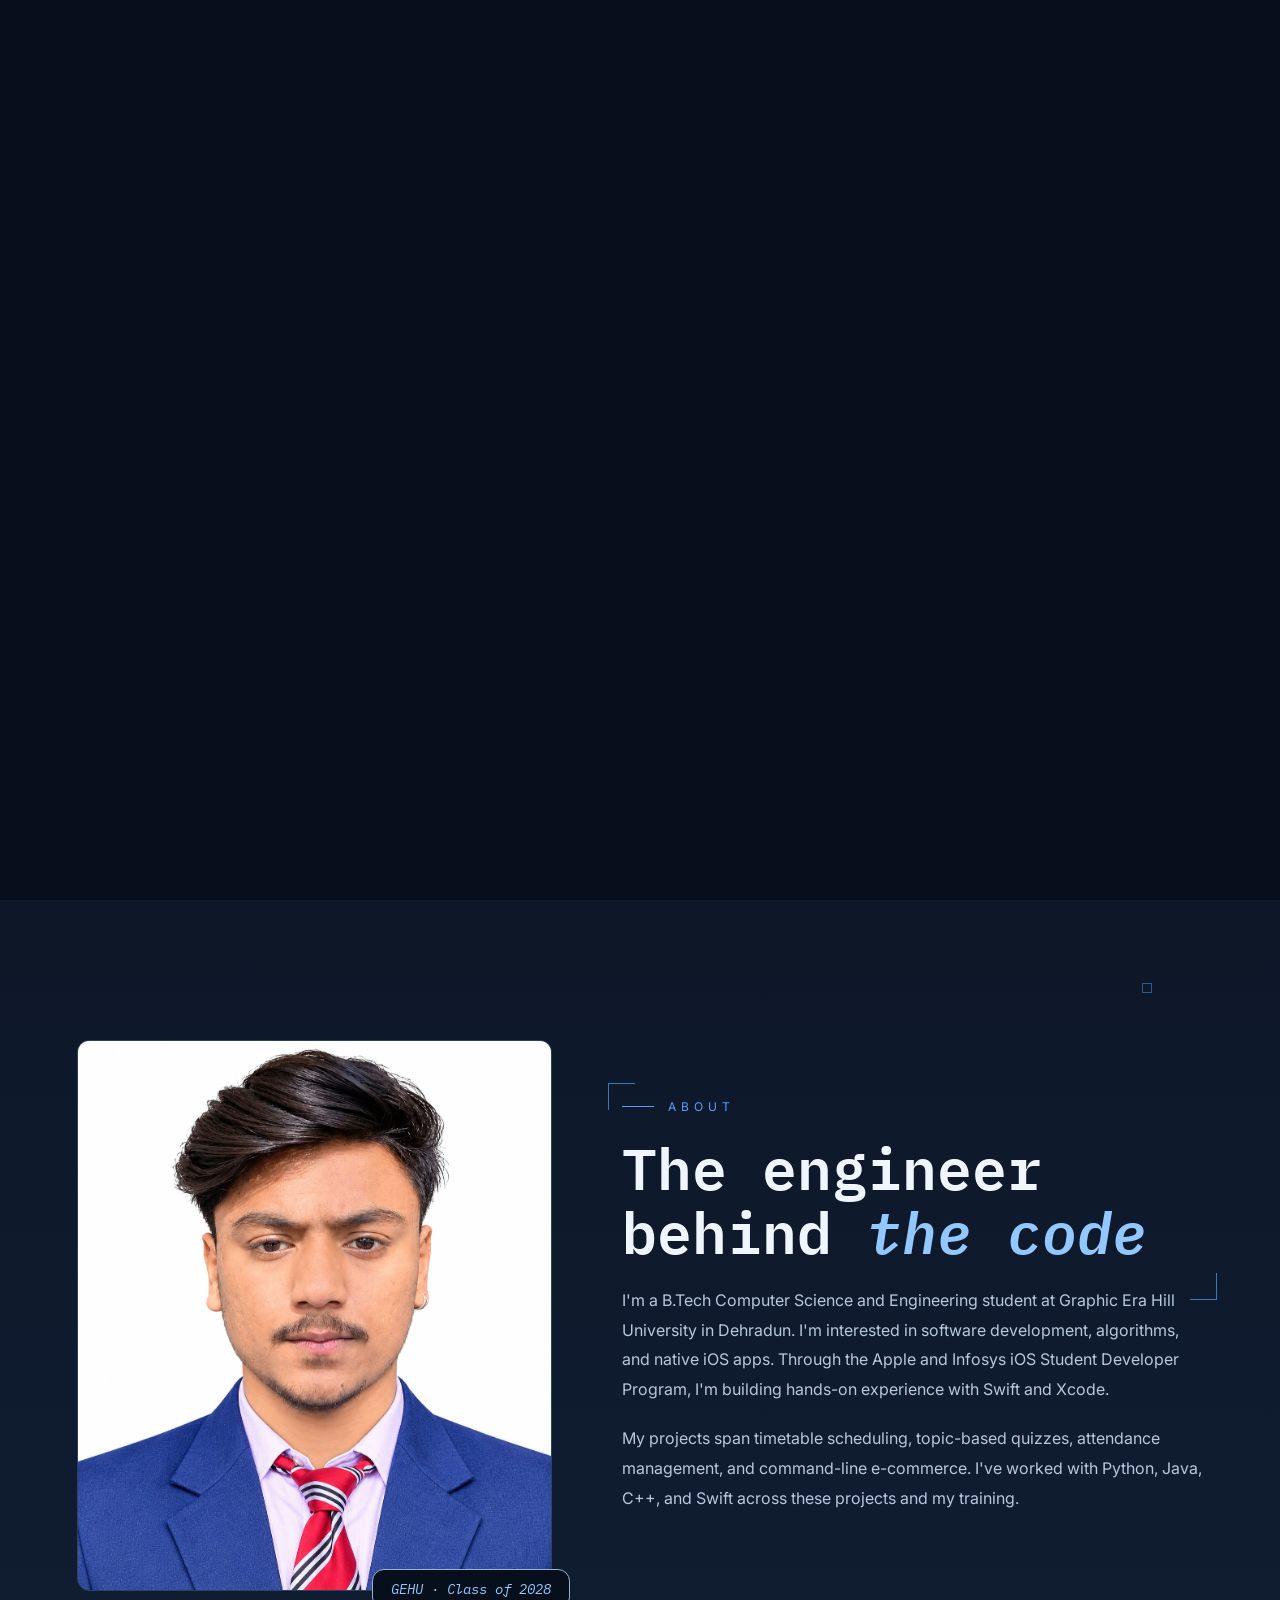
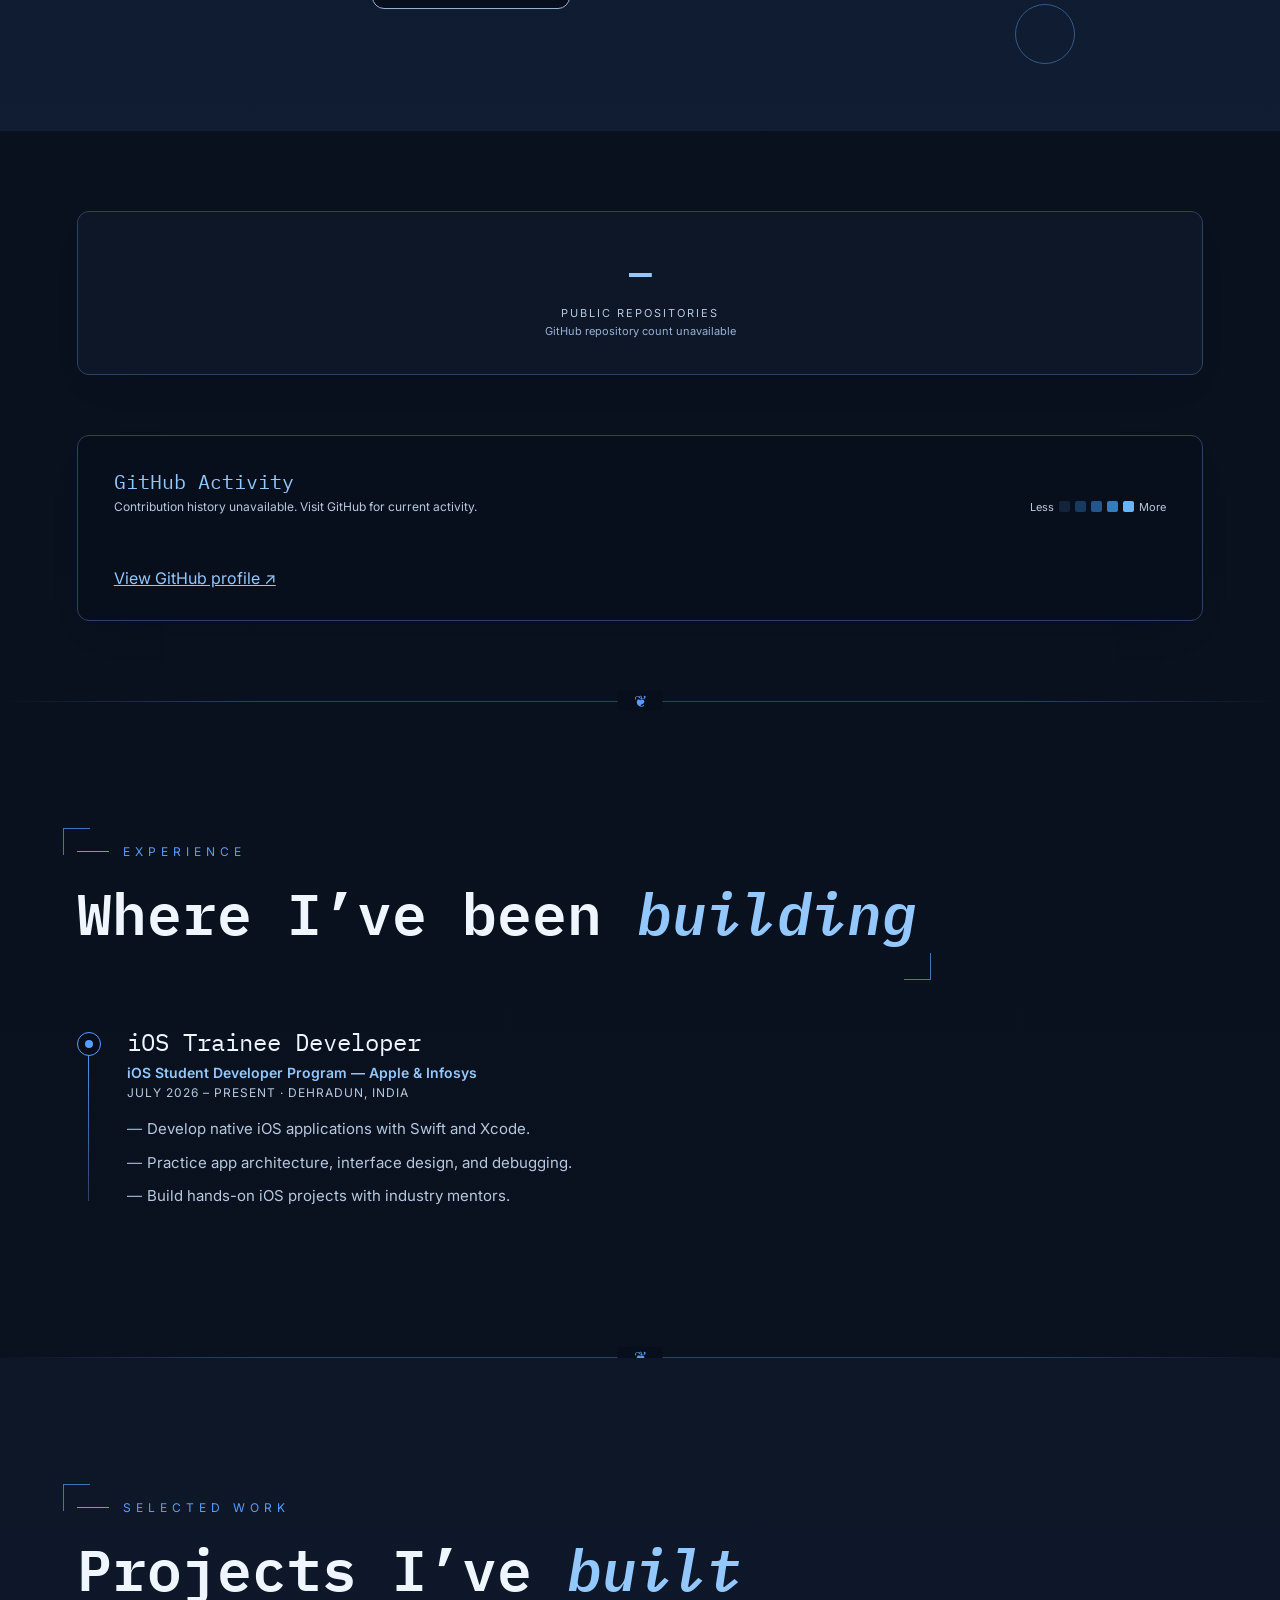
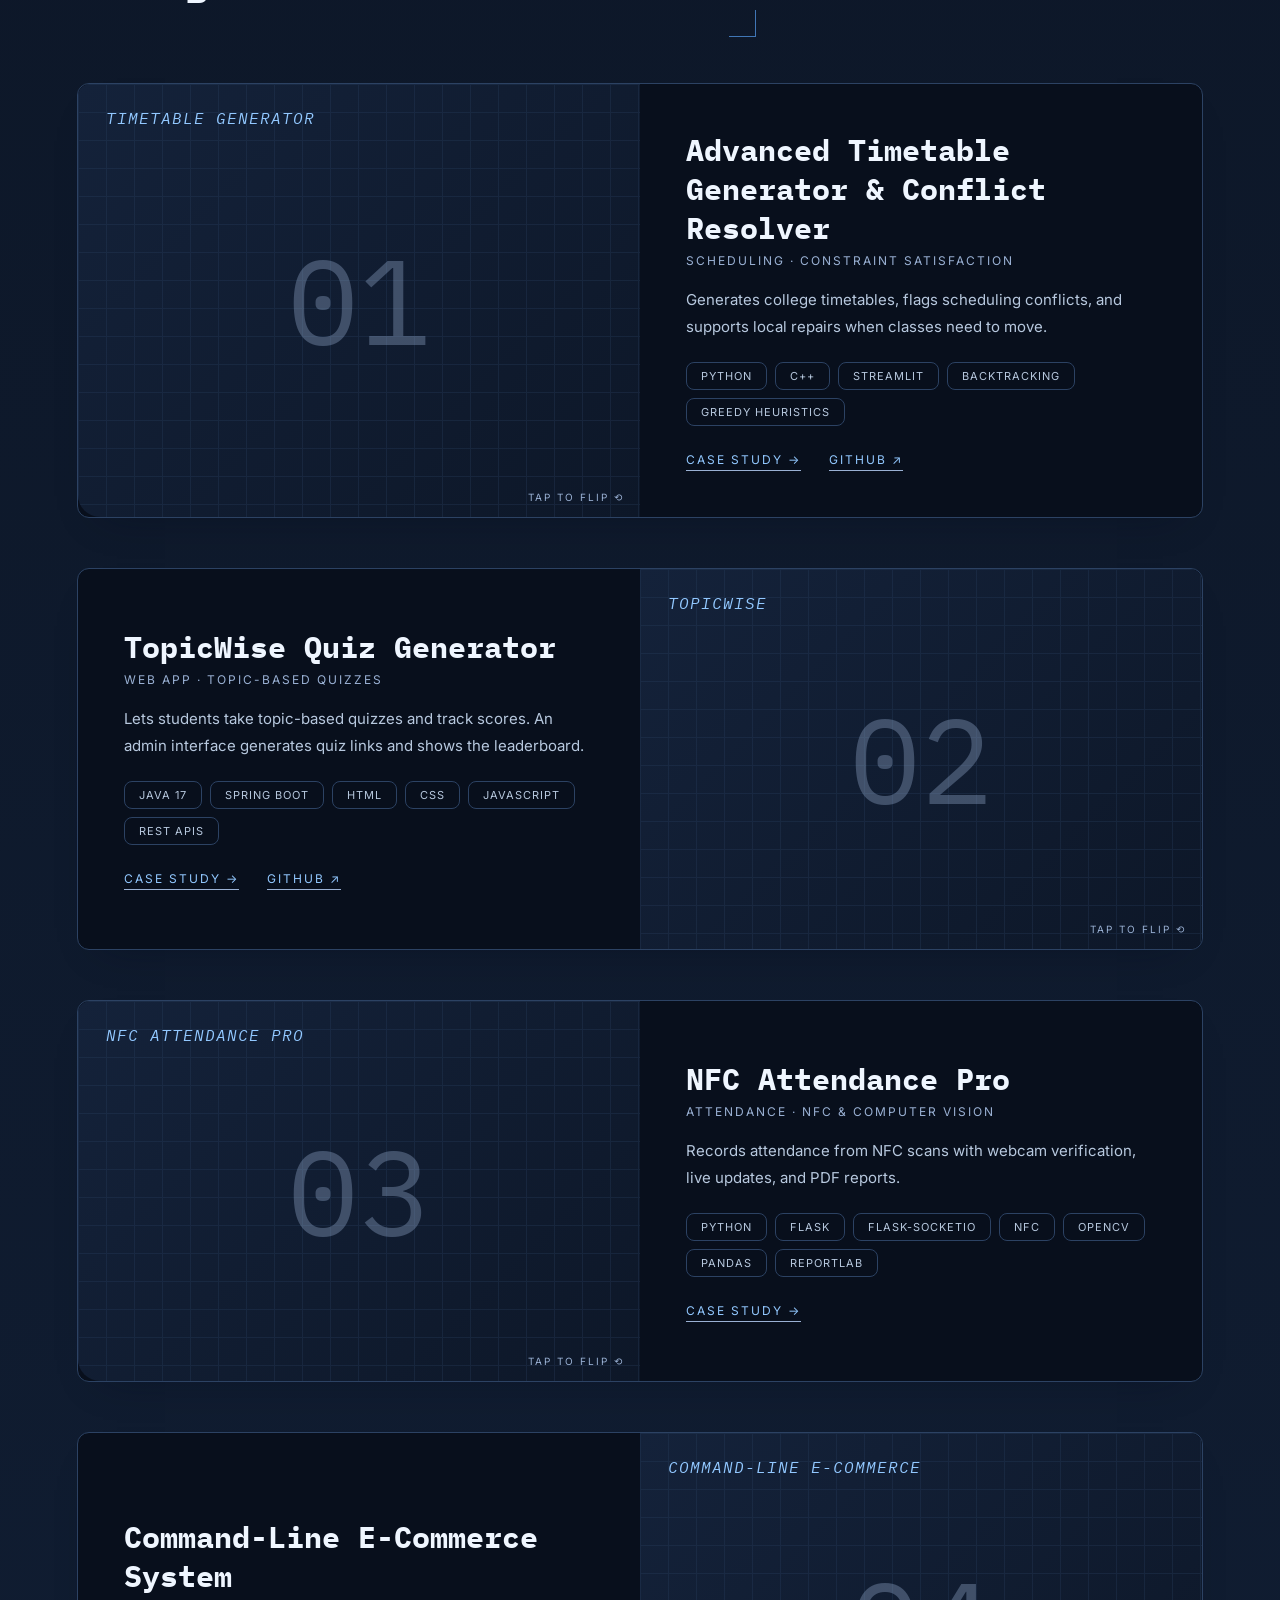
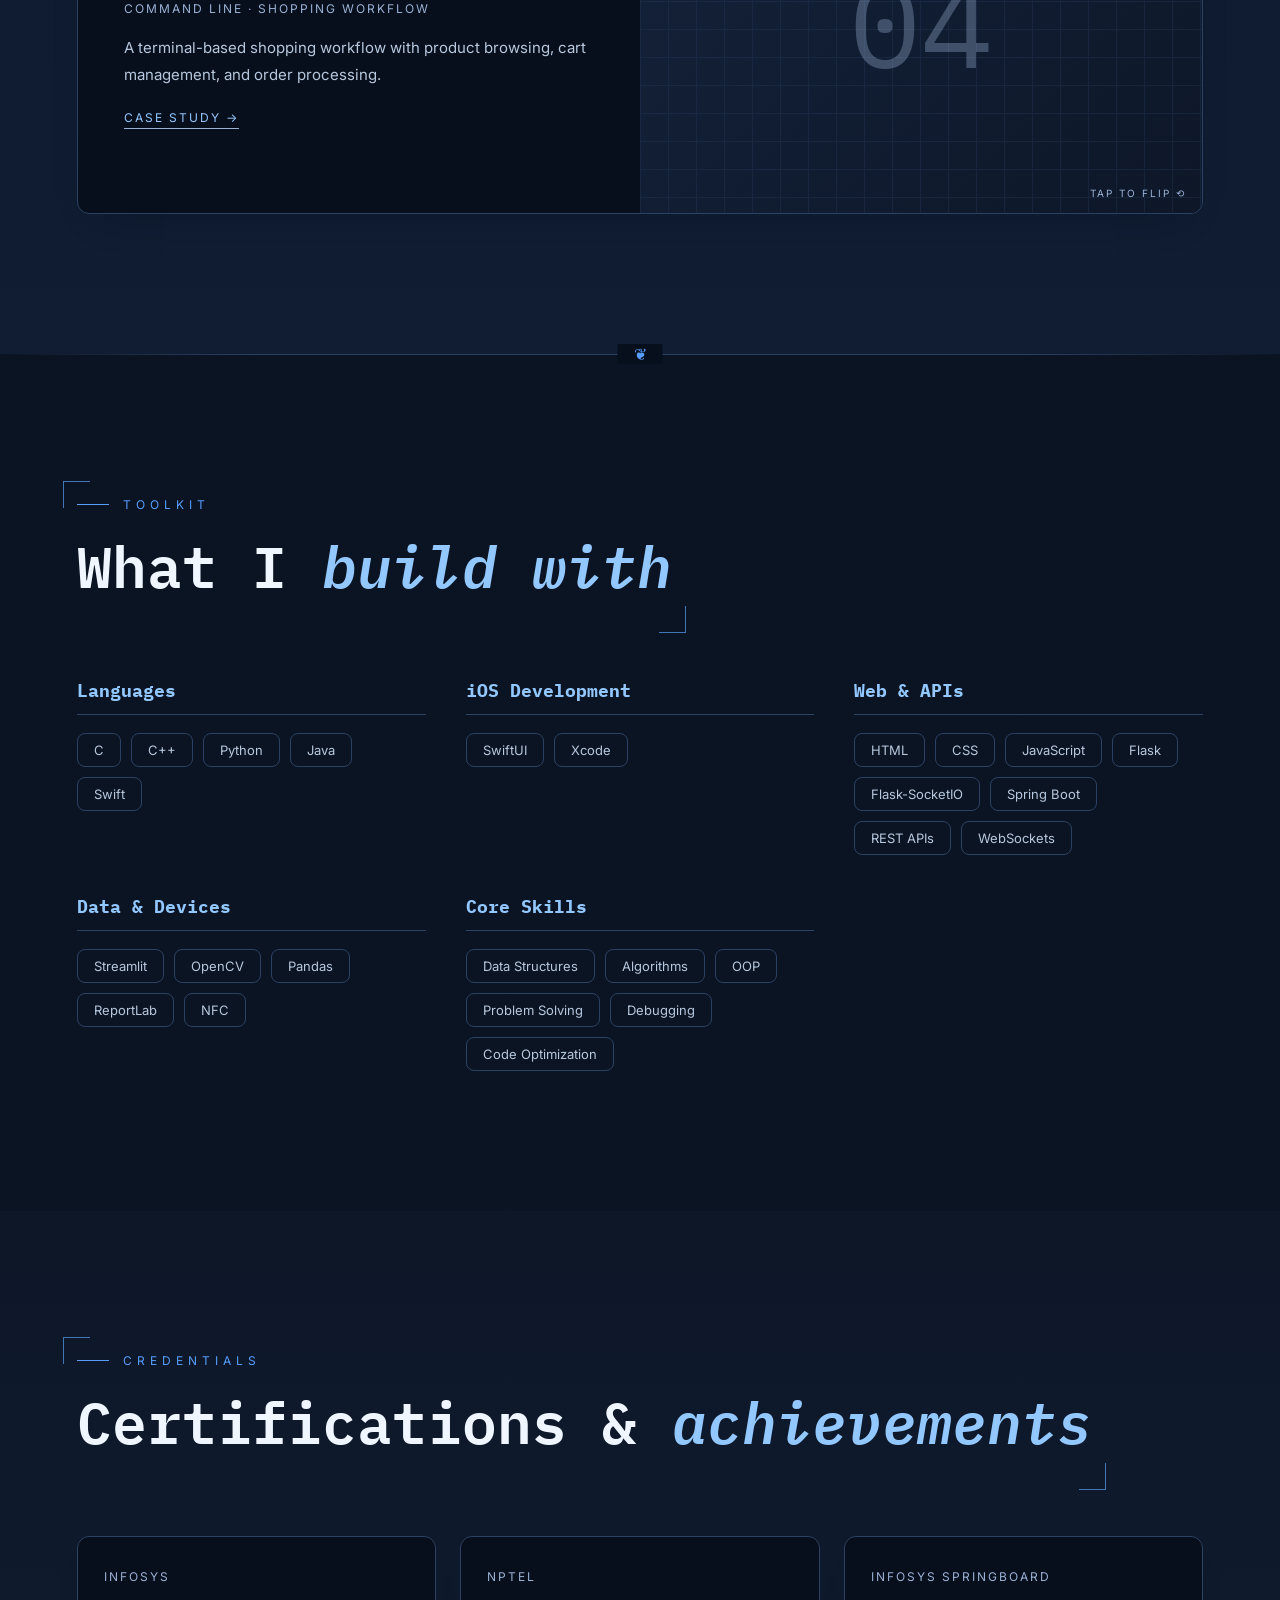
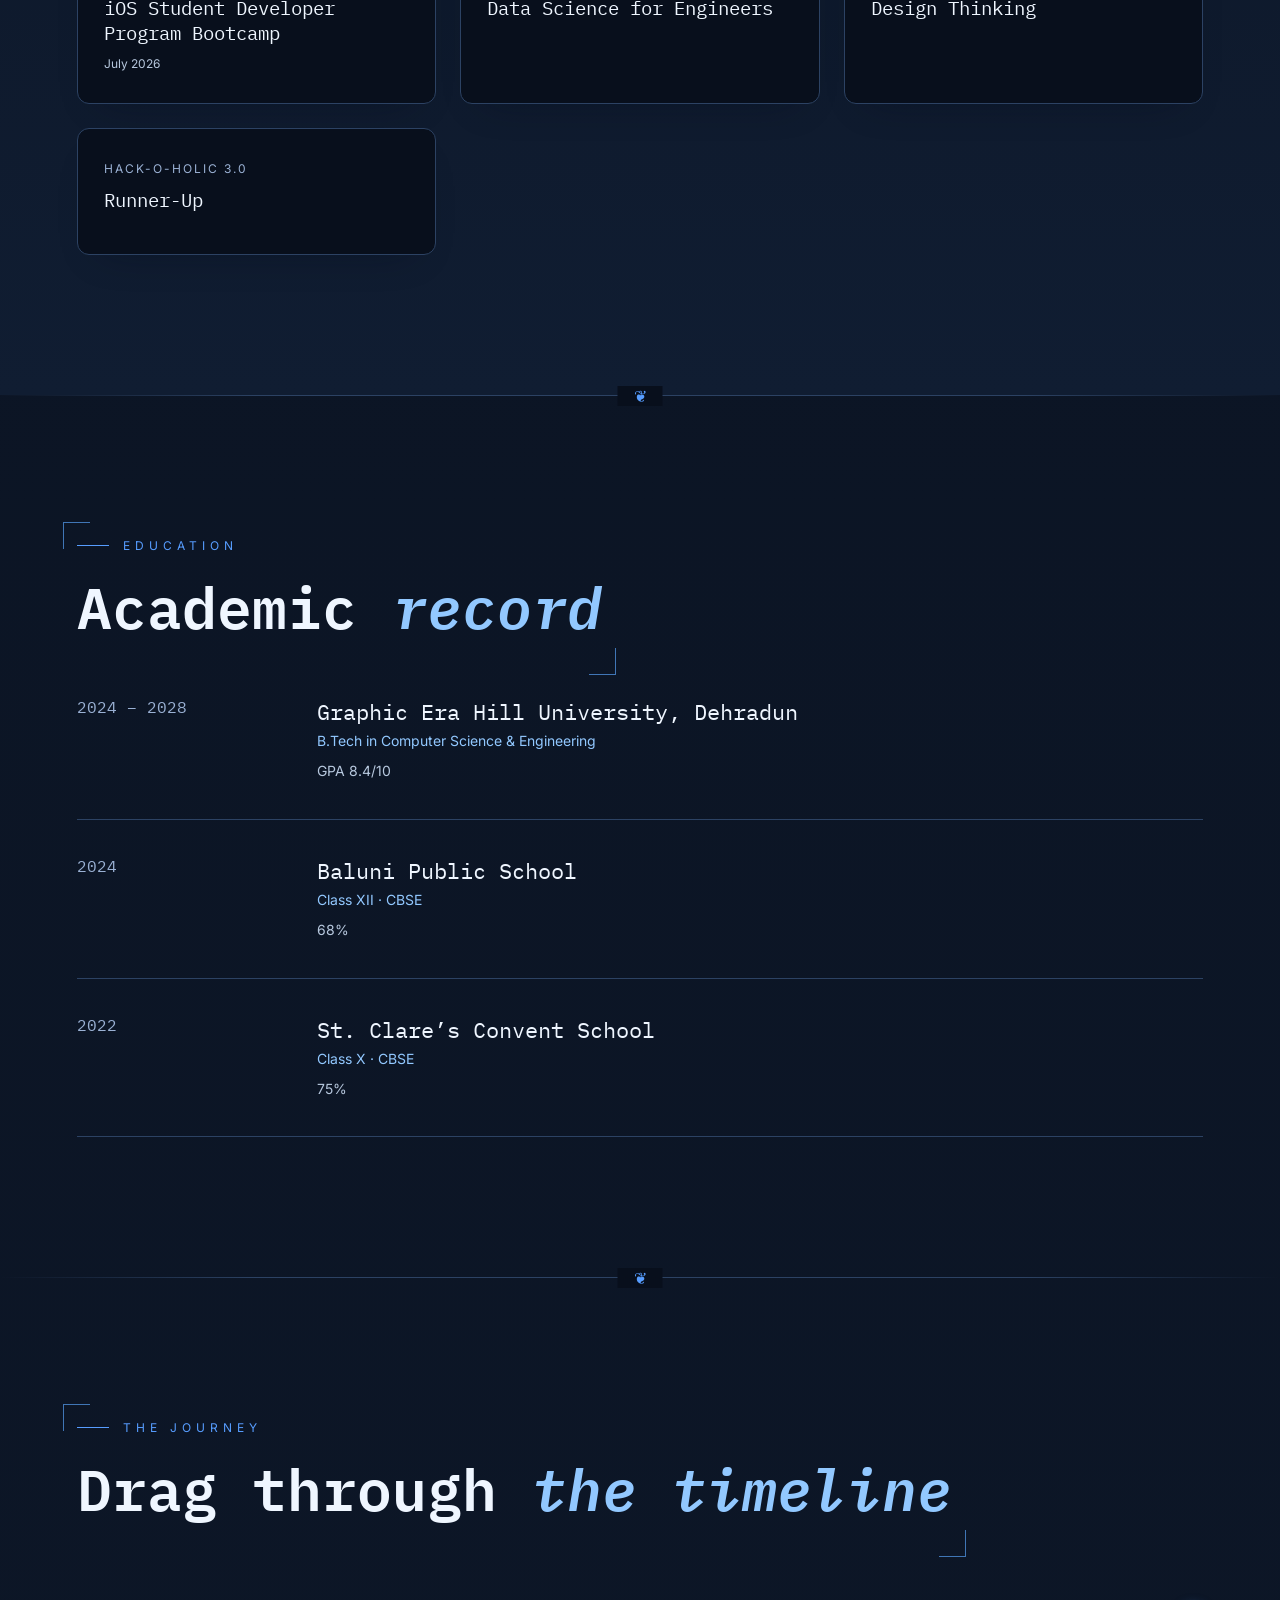
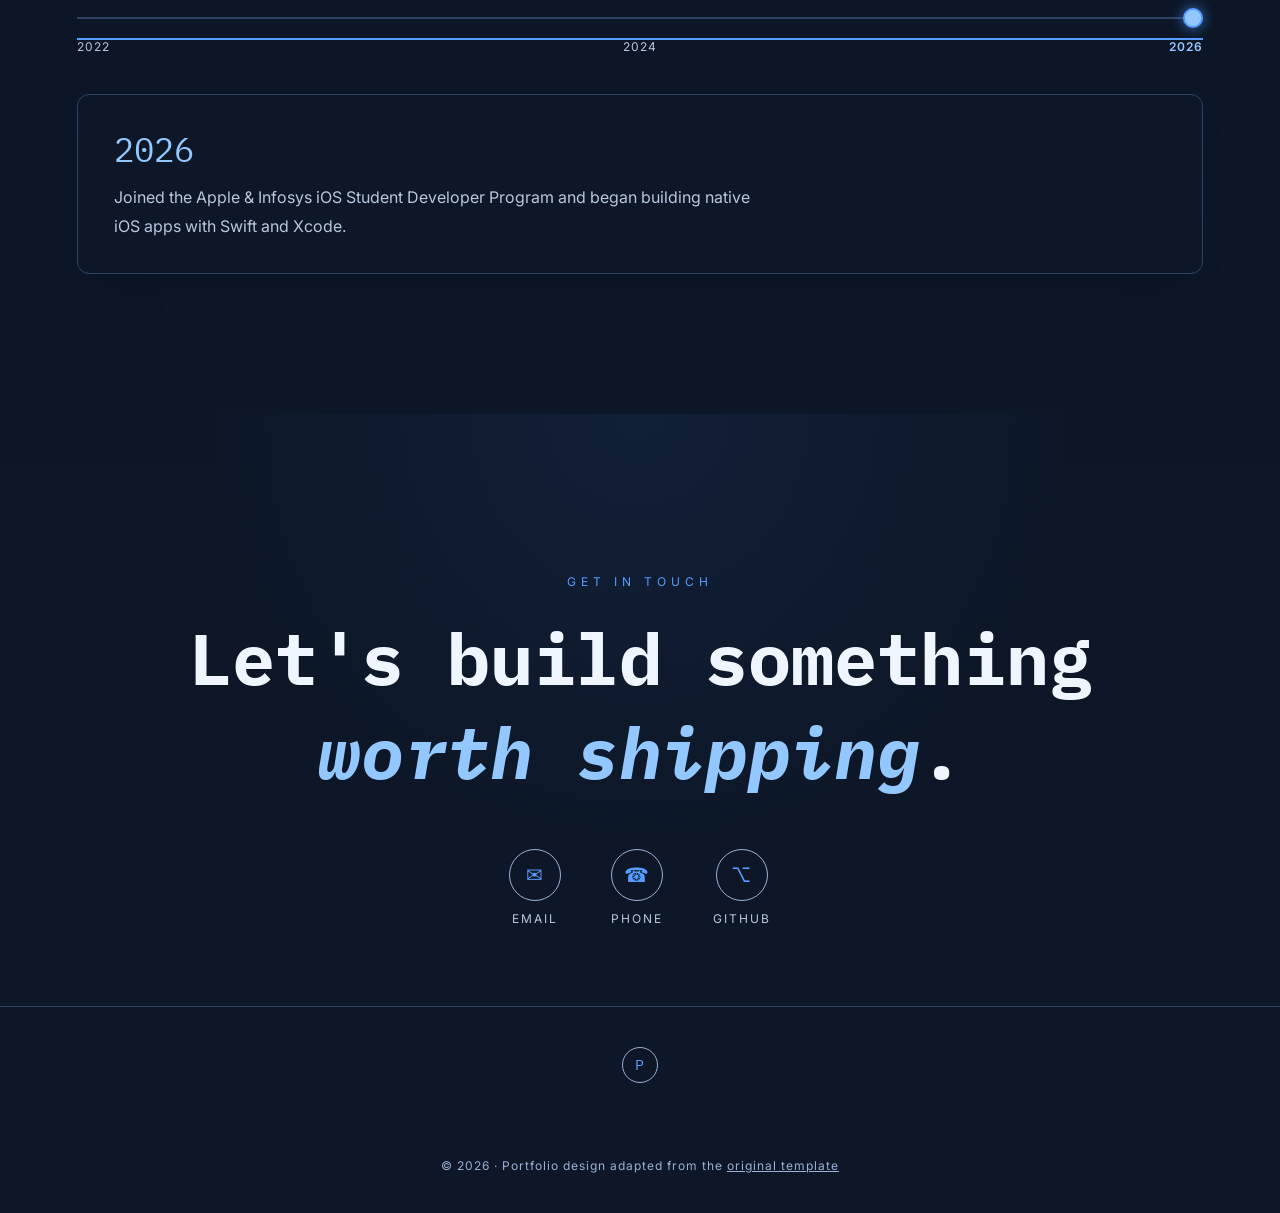
<file: index.html>
<!DOCTYPE html>
<html lang="en">
<head>
<meta charset="UTF-8">
<meta name="viewport" content="width=device-width, initial-scale=1.0">
<title>Piyush Kharola — Computer Science Student &amp; iOS Developer</title>
<meta name="description" content="Portfolio of Piyush Kharola, a Computer Science student and iOS developer in Dehradun, Uttarakhand, India. Explore projects in scheduling, quizzes, attendance, and e-commerce.">
<link rel="icon" href="data:image/svg+xml,<svg xmlns=%22http://www.w3.org/2000/svg%22 viewBox=%220 0 100 100%22><circle cx=%2250%22 cy=%2250%22 r=%2248%22 fill=%22%2314223a%22 stroke=%22%23579dff%22 stroke-width=%224%22/><text x=%2250%22 y=%2266%22 font-size=%2244%22 fill=%22%23579dff%22 text-anchor=%22middle%22 font-family=%22serif%22>P</text></svg>">
<link rel="preconnect" href="https://fonts.googleapis.com">
<link rel="preconnect" href="https://fonts.gstatic.com" crossorigin>
<link href="https://fonts.googleapis.com/css2?family=IBM+Plex+Mono:ital,wght@0,500;0,600;0,700;1,500&family=Inter:wght@300;400;500;600;700&display=swap" rel="stylesheet">
<style>
  :root{
    --ink:#080f1c;
    --ink-2:#0d1728;
    --ink-3:#14223a;
    --hairline:#2c4263;
    --gold:#579dff;
    --gold-bright:#92c8ff;
    --gold-dim:#9ab1d4;
    --ivory:#eff6ff;
    --ivory-dim:#b7c8de;
    --wine:#234576;
    --serif:'IBM Plex Mono', monospace;
    --serif-italic:'IBM Plex Mono', monospace;
    --sans:'Inter', sans-serif;
  }

  *{margin:0;padding:0;box-sizing:border-box;}

  html{scroll-behavior:smooth;}

  body{
    background:var(--ink);
    color:var(--ivory);
    font-family:var(--sans);
    overflow-x:hidden;
    cursor:none;
  }

  ::selection{background:var(--gold);color:var(--ink);}

  a{color:inherit;text-decoration:none;}

  img{max-width:100%;display:block;}

  /* ============ CUSTOM CURSOR ============ */
  .cursor-dot, .cursor-ring{
    position:fixed;top:0;left:0;pointer-events:none;z-index:9999;
    border-radius:50%;
    transform:translate(-50%,-50%);
    will-change:transform;
  }
  .cursor-dot{
    width:6px;height:6px;background:var(--gold);
    transition:opacity .2s;
  }
  .cursor-ring{
    width:36px;height:36px;border:1px solid var(--gold-dim);
    transition:width .25s,height .25s,border-color .25s,background .25s;
  }
  .cursor-ring.hover{
    width:64px;height:64px;border-color:var(--gold);background:rgba(71,145,251,0.08);
  }
  @media (hover:none), (pointer:coarse){
    .cursor-dot,.cursor-ring{display:none;}
    body{cursor:auto;}
  }

  /* ============ SPLASH SCREEN ============ */
  #splash{
    position:fixed;inset:0;z-index:10000;
    background:var(--ink);
    display:flex;align-items:center;justify-content:center;
    transition:opacity .9s ease, visibility .9s ease;
  }
  #splash.hide{opacity:0;visibility:hidden;pointer-events:none;}
  .seal{
    position:relative;width:140px;height:140px;
  }
  .seal svg{width:100%;height:100%;}
  .seal-ring{
    fill:none;stroke:var(--gold);stroke-width:1.5;
    stroke-dasharray:440;stroke-dashoffset:440;
    animation:draw-ring 1.4s ease forwards .2s;
  }
  .seal-letter{
    font-family:var(--serif);font-size:56px;fill:var(--gold-bright);
    opacity:0;
    animation:letter-in 0.8s ease forwards 1.1s;
  }
  .seal-crack{
    fill:none;stroke:var(--gold-bright);stroke-width:1.2;
    stroke-dasharray:120;stroke-dashoffset:120;
    animation:draw-crack .5s ease forwards 1.7s;
    opacity:0;
  }
  .seal-shockwave{
    fill:none;stroke:var(--gold);stroke-width:1.5;
    opacity:0;transform-origin:center;
  }
  #splash.crack-open .seal-crack{opacity:1;}
  #splash.crack-open .seal-shockwave{animation:shockwave .7s ease-out forwards;}
  #splash.crack-open .seal{animation:seal-break .7s ease-in forwards;}
  @keyframes draw-ring{to{stroke-dashoffset:0;}}
  @keyframes draw-crack{to{stroke-dashoffset:0;}}
  @keyframes letter-in{
    from{opacity:0;transform:scale(0.8);}
    to{opacity:1;transform:scale(1);}
  }
  @keyframes shockwave{
    from{opacity:.9;transform:scale(0.9);}
    to{opacity:0;transform:scale(2.6);}
  }
  @keyframes seal-break{
    0%{transform:scale(1);opacity:1;}
    40%{transform:scale(1.12);opacity:1;}
    100%{transform:scale(0.7) rotate(8deg);opacity:0;}
  }
  .splash-label{
    position:absolute;bottom:-40px;left:50%;transform:translateX(-50%);
    font-size:11px;letter-spacing:4px;color:var(--gold-dim);
    text-transform:uppercase;white-space:nowrap;
    opacity:0;animation:letter-in .8s ease forwards 1.5s;
  }

  /* ============ AMBIENT PARTICLES + CURSOR DUST ============ */
  #ambientCanvas{position:fixed;inset:0;z-index:1;pointer-events:none;opacity:.5;}
  .dust{
    position:fixed;top:0;left:0;pointer-events:none;z-index:9998;
    width:4px;height:4px;border-radius:50%;background:var(--gold-bright);
    box-shadow:0 0 6px 1px var(--gold);
    animation:dust-float .9s ease-out forwards;
  }
  @keyframes dust-float{
    0%{opacity:.9;transform:translate(0,0) scale(1);}
    100%{opacity:0;transform:translate(var(--dx,0px),var(--dy,-40px)) scale(0.3);}
  }

  /* ============ SCROLL-DRAWN SECTION FRAME ============ */
  .section-frame{position:relative;display:inline-block;padding:2px 0;}
  .section-frame::before,.section-frame::after{
    content:'';position:absolute;width:0;height:0;
    border:1px solid var(--gold);transition:width .6s ease, height .6s ease;
  }
  .section-frame::before{top:-14px;left:-14px;border-right:none;border-bottom:none;}
  .section-frame::after{bottom:-14px;right:-14px;border-left:none;border-top:none;}
  .reveal.in.section-frame::before,.reveal.in.section-frame::after{width:26px;height:26px;}

  /* ============ PARALLAX LAYERS ============ */
  .parallax-el{position:absolute;pointer-events:none;will-change:transform;opacity:.5;}
  .parallax-diamond{width:10px;height:10px;border:1px solid var(--gold-dim);transform:rotate(45deg);}
  .parallax-ring{width:60px;height:60px;border:1px solid var(--gold-dim);border-radius:50%;}

  /* ============ SCROLL PROGRESS ============ */
  #progress{
    position:fixed;top:0;left:0;height:2px;background:linear-gradient(90deg,var(--gold-dim),var(--gold),var(--gold-bright));
    z-index:9000;width:0%;transition:width .1s linear;
  }

  /* ============ NAV ============ */
  nav{
    position:fixed;top:0;left:0;right:0;z-index:900;
    display:flex;align-items:center;justify-content:space-between;
    padding:22px 6vw;
    background:linear-gradient(180deg, rgba(8,15,28,0.9), rgba(8,15,28,0));
    backdrop-filter:blur(2px);
  }
  .brand{
    display:flex;align-items:center;gap:12px;
    font-family:var(--serif);font-size:20px;letter-spacing:1px;color:var(--gold-bright);
  }
  .brand .mono{
    width:34px;height:34px;border:1px solid var(--gold);border-radius:50%;
    display:flex;align-items:center;justify-content:center;font-size:15px;color:var(--gold);
  }
  .nav-links{display:flex;gap:38px;list-style:none;}
  .nav-links a{
    font-size:12px;letter-spacing:2px;text-transform:uppercase;color:var(--ivory-dim);
    position:relative;padding-bottom:4px;transition:color .3s;
  }
  .nav-links a::after{
    content:'';position:absolute;bottom:0;left:0;width:0;height:1px;background:var(--gold);
    transition:width .35s ease;
  }
  .nav-links a:hover{color:var(--gold-bright);}
  .nav-links a:hover::after{width:100%;}
  .nav-toggle{display:none;flex-direction:column;gap:5px;cursor:none;}
  .nav-toggle span{width:24px;height:1px;background:var(--gold);}


  /* ============ SECTION SHELL ============ */
  section{
    position:relative;padding:140px 6vw;max-width:1400px;margin:0 auto;
  }
  .eyebrow{
    font-size:12px;letter-spacing:5px;text-transform:uppercase;color:var(--gold);
    display:flex;align-items:center;gap:14px;margin-bottom:22px;
  }
  .eyebrow::before{content:'';width:32px;height:1px;background:var(--gold);}
  h2.title{
    font-family:var(--serif);font-weight:600;font-size:clamp(32px,5vw,58px);
    color:var(--ivory);line-height:1.1;margin-bottom:20px;
  }
  h2.title em{color:var(--gold-bright);font-style:italic;}

  .reveal{opacity:0;transform:translateY(40px);transition:opacity .9s cubic-bezier(.2,.7,.2,1),transform .9s cubic-bezier(.2,.7,.2,1);}
  .reveal.in{opacity:1;transform:translateY(0);}
  .reveal-delay-1.in{transition-delay:.1s;}
  .reveal-delay-2.in{transition-delay:.22s;}
  .reveal-delay-3.in{transition-delay:.34s;}

  .divider{
    width:100%;height:1px;
    background:linear-gradient(90deg, transparent, var(--hairline) 20%, var(--hairline) 80%, transparent);
    margin:0 auto;position:relative;
  }
  .divider::before{
    content:'❦';position:absolute;left:50%;top:50%;transform:translate(-50%,-50%);
    background:var(--ink);color:var(--gold);padding:0 16px;font-size:16px;
  }

  /* ============ HERO ============ */
  #hero{
    min-height:100vh;display:flex;align-items:center;padding-top:120px;
    background:
      radial-gradient(circle at 85% 15%, rgba(71,145,251,0.08), transparent 40%),
      radial-gradient(circle at 10% 90%, rgba(40,91,167,0.15), transparent 45%);
  }
  .hero-grid{
    display:grid;grid-template-columns:1.15fr 0.85fr;gap:60px;align-items:center;width:100%;
  }
  .hero-eyebrow{
    font-size:12px;letter-spacing:5px;text-transform:uppercase;color:var(--gold-dim);
    margin-bottom:24px;display:flex;align-items:center;gap:14px;
  }
  .hero-eyebrow::before{content:'';width:40px;height:1px;background:var(--gold-dim);}
  .hero-name{
    font-family:var(--serif);font-weight:700;font-size:clamp(48px,7vw,104px);
    line-height:0.98;color:var(--ivory);
  }
  .hero-name .last{
    display:block;color:var(--gold);
    background:linear-gradient(120deg,var(--gold-dim),var(--gold-bright) 40%,var(--gold) 60%,var(--gold-dim));
    background-size:250% auto;-webkit-background-clip:text;background-clip:text;-webkit-text-fill-color:transparent;
    animation:shine 6s linear infinite;
  }
  @keyframes shine{to{background-position:250% center;}}
  .hero-tagline{
    font-family:var(--serif-italic);font-style:italic;font-size:clamp(18px,2vw,26px);
    color:var(--ivory-dim);margin-top:26px;max-width:560px;line-height:1.5;min-height:2.8em;
  }
  .hero-cta{display:flex;gap:20px;margin-top:44px;flex-wrap:wrap;}
  .btn{
    position:relative;display:inline-flex;align-items:center;gap:10px;
    padding:15px 32px;font-size:12px;letter-spacing:3px;text-transform:uppercase;
    border:1px solid var(--gold);color:var(--gold-bright);overflow:hidden;
    transition:color .4s ease;
  }
  .btn::before{
    content:'';position:absolute;inset:0;background:var(--gold);
    transform:translateX(-101%);transition:transform .45s cubic-bezier(.2,.7,.2,1);z-index:-1;
  }
  .btn:hover{color:var(--ink);}
  .btn:hover::before{transform:translateX(0);}
  .btn.ghost{border-color:var(--hairline);color:var(--ivory-dim);}
  .btn.ghost:hover{color:var(--ivory);border-color:var(--gold-dim);}
  .btn.ghost::before{background:var(--ink-3);}

  .hero-portrait{
    position:relative;justify-self:center;width:100%;max-width:400px;
  }
  .portrait-frame{
    position:relative;border:1px solid var(--gold-dim);padding:14px;
    animation:float 6s ease-in-out infinite;
  }
  .portrait-frame::before,.portrait-frame::after{
    content:'';position:absolute;width:22px;height:22px;border:1px solid var(--gold);
  }
  .portrait-frame::before{top:-1px;left:-1px;border-right:none;border-bottom:none;}
  .portrait-frame::after{bottom:-1px;right:-1px;border-left:none;border-top:none;}
  .portrait-frame img{filter:grayscale(15%) contrast(1.05) saturate(0.9);}
  @keyframes float{0%,100%{transform:translateY(0);}50%{transform:translateY(-14px);}}

  .scroll-cue{
    position:absolute;bottom:36px;left:50%;transform:translateX(-50%);
    display:flex;flex-direction:column;align-items:center;gap:10px;
    font-size:10px;letter-spacing:3px;color:var(--gold-dim);text-transform:uppercase;
  }
  .scroll-cue .line{width:1px;height:36px;background:var(--gold-dim);position:relative;overflow:hidden;}
  .scroll-cue .line::after{
    content:'';position:absolute;top:-100%;left:0;width:100%;height:100%;background:var(--gold);
    animation:scroll-line 2s ease-in-out infinite;
  }
  @keyframes scroll-line{50%{top:100%;}100%{top:100%;}}

  /* ============ ABOUT ============ */
  #about{background:var(--ink-2);}
  .about-grid{display:grid;grid-template-columns:0.9fr 1.1fr;gap:70px;align-items:center;}
  .about-img-wrap{position:relative;}
  .about-img-wrap img{
    filter:grayscale(35%) contrast(1.05) brightness(0.95);
    border:1px solid var(--hairline);
  }
  .about-img-wrap .frame-tag{
    position:absolute;bottom:-18px;right:-18px;background:var(--ink);
    border:1px solid var(--gold-dim);padding:10px 18px;font-family:var(--serif-italic);
    font-style:italic;font-size:14px;color:var(--gold-bright);
  }
  .about-body p{color:var(--ivory-dim);line-height:1.85;font-size:16px;margin-bottom:20px;}

  /* ============ LIVE STATS ============ */
  #stats{padding-top:80px;padding-bottom:80px;}
  .stats-grid{
    display:grid;grid-template-columns:1fr;gap:1px;
    background:var(--hairline);border:1px solid var(--hairline);
  }
  .stat-card{
    background:var(--ink);padding:36px 24px;text-align:center;
  }
  .heatmap-panel{margin-top:60px;border:1px solid var(--hairline);padding:32px 36px;background:var(--ink);}
  .heatmap-header{display:flex;justify-content:space-between;align-items:flex-end;flex-wrap:wrap;gap:16px;margin-bottom:22px;}
  .heatmap-title{font-family:var(--serif);font-size:20px;color:var(--gold-bright);}
  .heatmap-sub{font-size:12px;color:var(--ivory-dim);margin-top:4px;}
  .heatmap-legend{display:flex;align-items:center;gap:5px;font-size:11px;color:var(--ivory-dim);}
  .heatmap-grid{
    display:grid;grid-auto-flow:column;grid-template-rows:repeat(7,1fr);gap:3px;
    overflow-x:auto;padding-bottom:6px;
  }
  .hm-cell{width:11px;height:11px;background:var(--ink-3);border-radius:2px;flex-shrink:0;}
  .hm-cell[data-level="0"]{background:var(--ink-3);}
  .hm-cell[data-level="1"]{background:#183960;}
  .hm-cell[data-level="2"]{background:#24568a;}
  .hm-cell[data-level="3"]{background:#347cba;}
  .hm-cell[data-level="4"]{background:#63b6ff;}
  @media(max-width:700px){.heatmap-panel{padding:24px 20px;}}
  .stat-num{
    font-family:var(--serif);font-size:clamp(30px,3vw,44px);color:var(--gold-bright);
    font-weight:700;
  }
  .stat-label{
    font-size:11px;letter-spacing:2px;text-transform:uppercase;color:var(--ivory-dim);margin-top:8px;
  }
  .stat-sub{font-size:11px;color:var(--gold-dim);margin-top:4px;}

  /* ============ EXPERIENCE ============ */
  .timeline{position:relative;margin-top:60px;}
  .timeline::before{
    content:'';position:absolute;left:11px;top:8px;bottom:8px;width:1px;
    background:linear-gradient(180deg,var(--gold),var(--hairline));
  }
  .t-item{position:relative;padding-left:50px;margin-bottom:60px;}
  .t-item:last-child{margin-bottom:0;}
  .t-dot{
    position:absolute;left:0;top:6px;width:24px;height:24px;border-radius:50%;
    border:1px solid var(--gold);background:var(--ink);
    display:flex;align-items:center;justify-content:center;
  }
  .t-dot::after{content:'';width:8px;height:8px;border-radius:50%;background:var(--gold);}
  .t-role{font-family:var(--serif);font-size:24px;color:var(--ivory);margin-bottom:6px;}
  .t-org{color:var(--gold-bright);font-size:14px;font-weight:600;margin-bottom:4px;}
  .t-meta{font-size:12px;letter-spacing:1px;color:var(--ivory-dim);text-transform:uppercase;margin-bottom:16px;}
  .t-list{list-style:none;}
  .t-list li{
    position:relative;padding-left:20px;color:var(--ivory-dim);line-height:1.7;margin-bottom:8px;font-size:15px;
  }
  .t-list li::before{content:'—';position:absolute;left:0;color:var(--gold-dim);}

  /* ============ PROJECTS ============ */
  #projects{background:var(--ink-2);}
  .projects-grid{display:flex;flex-direction:column;gap:50px;margin-top:60px;}
  .project-card{position:relative;border:1px solid var(--hairline);background:var(--ink);transition:border-color .4s ease;min-height:380px;}
  .project-card:hover{border-color:var(--gold-dim);}
  .card-inner{position:relative;width:100%;height:100%;min-height:380px;transition:transform .7s cubic-bezier(.4,.2,.2,1);transform-style:preserve-3d;}
  .project-card.flipped .card-inner{transform:rotateY(180deg);}
  .card-face{backface-visibility:hidden;position:absolute;inset:0;}
  .card-face.front{position:relative;min-height:inherit;display:grid;grid-template-columns:1fr 1fr;}
  .project-card.flip .card-face.front{grid-template-columns:1fr 1fr;}
  .project-card.flip .card-face.front .p-visual{order:2;}
  .card-face.back{
    transform:rotateY(180deg);
    display:flex;align-items:center;justify-content:center;flex-direction:column;
    padding:40px;text-align:center;background:linear-gradient(135deg,var(--ink-3),var(--ink-2));
  }
  .card-face.back .back-label{font-size:11px;letter-spacing:3px;color:var(--gold-dim);text-transform:uppercase;margin-bottom:14px;}
  .card-face.back .back-stat{font-family:var(--serif);font-size:28px;color:var(--gold-bright);margin-bottom:8px;}
  .card-face.back .back-note{color:var(--ivory-dim);font-size:14px;line-height:1.7;max-width:420px;}
  .p-visual{
    background:linear-gradient(135deg,var(--ink-3),var(--ink-2));
    display:flex;align-items:center;justify-content:center;padding:50px;
    position:relative;overflow:hidden;cursor:none;
  }
  .p-visual::before{
    content:'';position:absolute;inset:0;
    background-image:linear-gradient(var(--hairline) 1px, transparent 1px), linear-gradient(90deg, var(--hairline) 1px, transparent 1px);
    background-size:28px 28px;opacity:.3;
  }
  .p-index{
    font-family:var(--serif);font-size:120px;color:var(--gold-dim);opacity:.35;
    position:relative;z-index:1;
  }
  .p-visual-name{
    position:absolute;top:24px;left:28px;z-index:2;
    font-family:var(--serif-italic);font-style:italic;font-size:16px;
    letter-spacing:1px;color:var(--gold-bright);text-transform:uppercase;
  }
  .flip-hint{
    position:absolute;bottom:14px;right:16px;font-size:10px;letter-spacing:2px;
    color:var(--gold-dim);text-transform:uppercase;z-index:2;
  }
  .p-body{padding:46px;display:flex;flex-direction:column;justify-content:center;}
  .p-name{font-family:var(--serif);font-size:30px;color:var(--ivory);margin-bottom:6px;}
  .p-tag{font-size:12px;letter-spacing:2px;text-transform:uppercase;color:var(--gold-dim);margin-bottom:18px;}
  .p-desc{color:var(--ivory-dim);line-height:1.8;font-size:15px;margin-bottom:22px;}
  .p-stack{display:flex;flex-wrap:wrap;gap:8px;margin-bottom:26px;}
  .chip{
    font-size:11px;letter-spacing:1px;padding:6px 14px;border:1px solid var(--hairline);color:var(--ivory-dim);
    text-transform:uppercase;transition:all .3s;
  }
  .chip:hover{border-color:var(--gold);color:var(--gold-bright);}
  .p-links{display:flex;gap:28px;}
  .p-links a{
    font-size:12px;letter-spacing:2px;text-transform:uppercase;color:var(--gold-bright);
    border-bottom:1px solid var(--gold-dim);padding-bottom:3px;transition:border-color .3s,color .3s;
  }
  .p-links a:hover{border-color:var(--gold-bright);color:var(--gold);}
  @media(max-width:900px){
    .card-face.front, .project-card.flip .card-face.front{grid-template-columns:1fr;}
    .project-card.flip .card-face.front .p-visual{order:0;}
    .p-body{padding:36px 28px;}
  }

  /* ============ SKILLS ============ */
  .skills-grid{display:grid;grid-template-columns:repeat(3,1fr);gap:40px;margin-top:60px;}
  .skill-cat h3{
    font-family:var(--serif);font-size:18px;color:var(--gold-bright);margin-bottom:18px;
    padding-bottom:12px;border-bottom:1px solid var(--hairline);
  }
  .skill-tags{display:flex;flex-wrap:wrap;gap:10px;}
  .skill-tags span{
    font-size:13px;color:var(--ivory-dim);padding:8px 16px;border:1px solid var(--hairline);
    transition:all .3s;
  }
  .skill-tags span:hover{border-color:var(--gold);color:var(--gold-bright);transform:translateY(-2px);}
  @media(max-width:800px){.skills-grid{grid-template-columns:1fr;}}

  /* ============ CERTIFICATIONS ============ */
  #certs{background:var(--ink-2);}
  .cert-grid{display:grid;grid-template-columns:repeat(3,1fr);gap:24px;margin-top:60px;}
  .cert-card{
    border:1px solid var(--hairline);padding:32px 26px;position:relative;
    transition:border-color .4s,transform .4s;background:var(--ink);
  }
  .cert-card:hover{border-color:var(--gold);transform:translateY(-6px);}
  .cert-org{font-size:12px;letter-spacing:2px;text-transform:uppercase;color:var(--gold-dim);margin-bottom:12px;}
  .cert-name{font-family:var(--serif);font-size:19px;color:var(--ivory);margin-bottom:10px;line-height:1.3;}
  .cert-date{font-size:12px;color:var(--ivory-dim);}
  @media(max-width:900px){.cert-grid{grid-template-columns:1fr 1fr;}}
  @media(max-width:600px){.cert-grid{grid-template-columns:1fr;}}

  /* ============ EDUCATION ============ */
  .edu-item{
    display:grid;grid-template-columns:200px 1fr;gap:40px;padding:36px 0;
    border-bottom:1px solid var(--hairline);
  }
  .edu-item:first-child{padding-top:0;}
  .edu-year{font-family:var(--serif);color:var(--gold-dim);font-size:16px;}
  .edu-school{font-family:var(--serif);font-size:22px;color:var(--ivory);margin-bottom:6px;}
  .edu-degree{color:var(--gold-bright);font-size:14px;margin-bottom:10px;}
  .edu-detail{color:var(--ivory-dim);font-size:14px;line-height:1.7;}
  @media(max-width:700px){.edu-item{grid-template-columns:1fr;gap:10px;}}

  /* ============ TIMELINE SCRUBBER ============ */
  .scrubber-wrap{margin-top:60px;}
  .scrubber-input{
    width:100%;-webkit-appearance:none;appearance:none;height:2px;background:var(--hairline);
    outline:none;margin-bottom:6px;cursor:none;
  }
  .scrubber-input::-webkit-slider-thumb{
    -webkit-appearance:none;width:20px;height:20px;border-radius:50%;
    background:var(--gold-bright);border:2px solid var(--gold);cursor:none;
    box-shadow:0 0 12px 2px rgba(71,145,251,0.5);
  }
  .scrubber-input::-moz-range-thumb{
    width:20px;height:20px;border-radius:50%;background:var(--gold-bright);border:2px solid var(--gold);cursor:none;
  }
  .scrubber-track{position:relative;margin-bottom:40px;}
  .scrubber-fill{position:absolute;top:-1px;left:0;height:2px;background:var(--gold);pointer-events:none;transition:width .3s ease;}
  .scrubber-ticks{display:flex;justify-content:space-between;margin-top:14px;}
  .scrubber-ticks span{font-size:12px;letter-spacing:1px;color:var(--ivory-dim);transition:color .3s;}
  .scrubber-ticks span.active{color:var(--gold-bright);font-weight:600;}
  .scrubber-panel{
    border:1px solid var(--hairline);padding:32px 36px;background:var(--ink-2);
    min-height:140px;
  }
  .scrubber-year{font-family:var(--serif);font-size:34px;color:var(--gold-bright);margin-bottom:12px;}
  .scrubber-text{color:var(--ivory-dim);font-size:16px;line-height:1.8;max-width:640px;}

  /* ============ FOOTER SIGNATURE ============ */
  .signature{
    font-family:'IBM Plex Mono', monospace;font-style:italic;font-weight:500;
    font-size:38px;color:var(--gold-bright);display:inline-block;
    clip-path:inset(0 100% 0 0);transition:clip-path 1.8s cubic-bezier(.4,0,.2,1);
  }
  .signature.signed{clip-path:inset(0 0 0 0);}

  /* ============ CONTACT / FOOTER ============ */
  #contact{
    text-align:center;padding-top:160px;padding-bottom:80px;
    background:radial-gradient(circle at 50% 0%, rgba(71,145,251,0.08), transparent 50%);
  }
  #contact .eyebrow{justify-content:center;}
  #contact .eyebrow::before{display:none;}
  .contact-title{
    font-family:var(--serif);font-size:clamp(36px,6vw,72px);color:var(--ivory);margin-bottom:30px;
  }
  .contact-title em{font-style:italic;color:var(--gold-bright);}
  .contact-links{
    display:flex;justify-content:center;gap:50px;margin-top:50px;flex-wrap:wrap;
  }
  .contact-links a{
    display:flex;flex-direction:column;align-items:center;gap:10px;
    font-size:12px;letter-spacing:2px;text-transform:uppercase;color:var(--ivory-dim);
    transition:color .3s,transform .3s;
  }
  .contact-links a:hover{color:var(--gold-bright);transform:translateY(-4px);}
  .contact-links .ic{
    width:52px;height:52px;border:1px solid var(--gold-dim);border-radius:50%;
    display:flex;align-items:center;justify-content:center;font-size:20px;color:var(--gold);
    transition:all .3s;
  }
  .contact-links a:hover .ic{border-color:var(--gold);background:rgba(71,145,251,0.08);}
  footer{
    text-align:center;padding:40px 6vw;border-top:1px solid var(--hairline);
    font-size:12px;color:var(--gold-dim);letter-spacing:1px;
  }
  footer .mono-small{
    width:36px;height:36px;border:1px solid var(--gold-dim);border-radius:50%;
    display:flex;align-items:center;justify-content:center;margin:0 auto 16px;
    font-family:var(--serif);color:var(--gold);font-size:15px;
  }

  /* ============ NAVY THEME ============ */
  body{background:linear-gradient(180deg,#080f1c 0%,#0d1728 100%);}
  #hero{background:
    radial-gradient(circle at 88% 12%, rgba(40,91,167,.45), transparent 42%),
    radial-gradient(circle at 8% 88%, rgba(15,50,103,.9), transparent 48%),
    radial-gradient(circle at 50% 50%, rgba(15,32,58,.7), transparent 60%);}
  #about,#projects,#certs{background:linear-gradient(180deg,#0d1728,#101d32);}
  nav{background:linear-gradient(180deg,rgba(8,15,28,.95),rgba(8,15,28,0));}
  .btn,.btn.ghost,.chip,.skill-tags span,.edu-item{border-radius:8px;}
  .edu-item{border-radius:0;}
  .btn{background:var(--ink-2);box-shadow:0 6px 18px -8px rgba(71,145,251,.5);}
  .btn:hover{color:var(--ink);}
  .project-card,.cert-card,.heatmap-panel,.scrubber-panel,.philosophy,.card-face,.about-img-wrap img,.frame-tag{border-radius:12px;}
  .project-card,.cert-card,.heatmap-panel,.scrubber-panel{box-shadow:0 18px 40px -26px rgba(4,12,27,.45);}
  .cert-card:hover{box-shadow:0 22px 44px -22px rgba(71,145,251,.55);}
  .stats-grid{border-radius:12px;overflow:hidden;box-shadow:0 18px 40px -26px rgba(4,12,27,.4);}
  .stat-card{background:var(--ink-2);}
  .p-visual{border-radius:12px 0 0 22px;}
  .project-card.flip .card-face.front .p-visual{border-radius:0 12px 12px 0;}
  @media(max-width:900px){.p-visual,.project-card.flip .card-face.front .p-visual{border-radius:12px 22px 0 0;}}
  .portrait-frame{border:none;padding:12px;background:var(--ink-2);border-radius:14px;
    box-shadow:0 30px 60px -28px rgba(71,145,251,.65),0 0 0 6px rgba(34,72,123,.55);}
  .portrait-frame::before,.portrait-frame::after{display:none;}
  .portrait-frame img{border-radius:8px;filter:none;}
  .portrait-frame img,.about-img-wrap img{width:100%;height:auto;}
  .about-img-wrap img{filter:none;}
  .section-frame::before,.section-frame::after{border-color:#4076b6;}
  .hero-name .last{background-image:linear-gradient(120deg,#579dff,#c6e6ff 40%,#92c8ff 70%,#579dff);}
  .parallax-el{opacity:.7;border-color:#4076b6;}
  .divider::before{background:#080f1c;}
  #ambientCanvas{opacity:.7;}
  .dust{background:#98ceff;box-shadow:0 0 8px 2px rgba(71,145,251,.6);}
  ::selection{background:#1e4f91;color:#eff6ff;}
  .nav-toggle,.p-visual,.flip-back{border:0;font:inherit;color:inherit;}
  .nav-toggle,.flip-back{background:none;}
  .p-visual{min-width:0;min-height:220px;}
  .flip-back{margin-top:18px;color:var(--gold-bright);text-decoration:underline;}
  .heatmap-panel > a{display:inline-block;margin-top:8px;color:var(--gold-bright);text-decoration:underline;}
  footer a{text-decoration:underline;}
  @media(max-width:900px){.p-body{overflow-wrap:anywhere;}}

  /* Keep the navigation visible while its menu opens below it. */
  @media (max-width: 1100px) {
    html { scroll-padding-top: 80px; }
    nav { padding: 10px 5vw; background: var(--ink); border-bottom: 1px solid var(--hairline); }
    .nav-links {
      position: absolute; inset: 100% 0 auto; width: auto; height: auto;
      max-height: calc(100dvh - 65px); overflow-y: auto;
      display: none; padding: 8px 5vw; gap: 0; border: 0;
      background: var(--ink-2); border-bottom: 1px solid var(--hairline);
      flex-direction: column; align-items: stretch; justify-content: flex-start;
    }
    .nav-links.open { display: flex; }
    .nav-links a { display: flex; align-items: center; min-height: 44px; padding: 8px 0; }
    .nav-toggle { display: flex; align-items: center; justify-content: center; width: 44px; height: 44px; }
    .nav-toggle:focus-visible { outline: 2px solid var(--gold-bright); outline-offset: 2px; }
  }
  @media (max-width: 760px) {
    section { padding: 64px 6vw; }
    #hero { min-height: auto; padding: 100px 6vw 56px; }
    .hero-grid, .about-grid { grid-template-columns: minmax(0, 1fr); gap: 30px; }
    .hero-name { font-size: clamp(40px, 12vw, 70px); }
    .hero-eyebrow, .eyebrow { letter-spacing: 2px; }
    .hero-tagline { min-height: 3.2em; }
    .hero-cta { margin-top: 24px; gap: 12px; }
    .hero-cta .btn { display: inline-flex; align-items: center; justify-content: center; min-height: 44px; padding: 10px 14px; }
    .hero-portrait, .about-img-wrap { width: min(100%, 320px); margin-inline: auto; }
    .portrait-frame img { aspect-ratio: 5 / 4; object-fit: cover; object-position: center 35%; }
    .about-img-wrap img { aspect-ratio: 1; object-fit: cover; object-position: center 30%; }
    .about-img-wrap .frame-tag { right: 6px; }
    .scroll-cue { display: none; }
    #contact { padding: 64px 6vw 48px; }
    .contact-links { column-gap: 24px; row-gap: 18px; margin-top: 24px; }
    .projects-grid { gap: 24px; margin-top: 28px; }
    .card-inner, .project-card { min-height: 0; }
    .p-visual { min-height: 146px; padding: 26px 18px; }
    .p-index { font-size: 62px; }
    .p-body { padding: 22px 18px; }
    .p-name { font-size: 23px; }
    .p-links { flex-wrap: wrap; column-gap: 16px; row-gap: 8px; }
    .p-links a, .flip-back { display: inline-flex; align-items: center; min-height: 44px; }
    .card-face.back { padding: 24px 18px; }
    .heatmap-grid { min-width: 0; touch-action: pan-x pan-y; }
    .scrubber-panel { padding: 18px; }
  }
</style>
</head>
<body>

<!-- CUSTOM CURSOR -->
<canvas id="ambientCanvas"></canvas>
<div class="cursor-dot" id="cursorDot"></div>
<div class="cursor-ring" id="cursorRing"></div>

<!-- SPLASH -->
<div id="splash">
  <div class="seal">
    <svg viewBox="0 0 140 140">
      <circle class="seal-shockwave" cx="70" cy="70" r="66"></circle>
      <circle class="seal-ring" cx="70" cy="70" r="66"></circle>
      <path class="seal-crack" d="M45,40 L60,75 L50,80 L90,110"></path>
      <text class="seal-letter" x="70" y="88" text-anchor="middle">P</text>
    </svg>
    <div class="splash-label">Piyush Kharola</div>
  </div>
</div>

<div id="progress"></div>

<!-- NAV -->
<nav>
  <div class="brand"><span class="mono">P</span> Piyush Kharola</div>
  <ul class="nav-links" id="navLinks">
    <li><a href="#about">About</a></li>
    <li><a href="#experience">Experience</a></li>
    <li><a href="#projects">Projects</a></li>
    <li><a href="#skills">Skills</a></li>
    <li><a href="#certs">Certifications</a></li>
    <li><a href="#contact">Contact</a></li>
  </ul>
  <button type="button" class="nav-toggle" id="navToggle" aria-label="Toggle navigation" aria-controls="navLinks" aria-expanded="false"><span></span><span></span><span></span></button>
</nav>

<!-- HERO -->
<section id="hero">
  <div class="parallax-el parallax-ring" data-speed="0.15" style="top:18%;right:8%;"></div>
  <div class="parallax-el parallax-diamond" data-speed="0.3" style="top:65%;left:6%;"></div>
  <div class="parallax-el parallax-diamond" data-speed="0.22" style="top:30%;left:12%;"></div>
  <div class="hero-grid">
    <div>
      <div class="hero-eyebrow reveal in">Portfolio · Dehradun, Uttarakhand, India</div>
      <h1 class="hero-name reveal in">Piyush<span class="last">Kharola</span></h1>
      <p class="hero-tagline reveal in reveal-delay-1" id="typewriterTarget" data-full-text="Computer Science Student | iOS Developer | Software Development Enthusiast">Computer Science Student | iOS Developer | Software Development Enthusiast</p>
      <div class="hero-cta reveal in reveal-delay-2">
        <a href="#projects" class="btn">View Work</a>
        <a href="#contact" class="btn ghost">Get In Touch</a>
      </div>
    </div>
    <div class="hero-portrait reveal in reveal-delay-1">
      <div class="portrait-frame">
        <img src="WhatsApp%20Image%202026-11-20%20at%205.45.40%20PM.jpeg" width="1086" height="1448" alt="Piyush Kharola outdoors" fetchpriority="high">
      </div>
    </div>
  </div>
  <div class="scroll-cue"><span>Scroll</span><div class="line"></div></div>
</section>

<!-- ABOUT -->
<section id="about">
  <div class="parallax-el parallax-diamond" data-speed="0.18" style="top:10%;right:10%;"></div>
  <div class="parallax-el parallax-ring" data-speed="0.1" style="bottom:8%;right:16%;"></div>
  <div class="about-grid">
    <div class="about-img-wrap reveal">
      <img src="WhatsApp%20Image%202026-11-20%20at%205.44.35%20PM.jpeg" width="1165" height="1350" alt="Piyush Kharola in a blue suit" loading="lazy">
      <div class="frame-tag">GEHU · Class of 2028</div>
    </div>
    <div class="about-body">
      <div class="section-frame reveal"><div class="eyebrow">About</div>
      <h2 class="title">The engineer behind <em>the code</em></h2></div>
      <p class="reveal reveal-delay-1">I'm a B.Tech Computer Science and Engineering student at Graphic Era Hill University in Dehradun. I'm interested in software development, algorithms, and native iOS apps. Through the Apple and Infosys iOS Student Developer Program, I'm building hands-on experience with Swift and Xcode.</p>
      <p class="reveal reveal-delay-2">My projects span timetable scheduling, topic-based quizzes, attendance management, and command-line e-commerce. I've worked with Python, Java, C++, and Swift across these projects and my training.</p>
    </div>
  </div>
</section>

<!-- LIVE STATS -->
<section id="stats">
  <div class="stats-grid">
    <div class="stat-card reveal">
      <div class="stat-num" id="statRepos">—</div>
      <div class="stat-label">Public Repositories</div>
      <div class="stat-sub" id="statReposStatus" role="status">Live via GitHub</div>
    </div>
  </div>

  <div class="heatmap-panel reveal">
    <div class="heatmap-header">
      <div>
        <div class="heatmap-title">GitHub Activity</div>
        <div class="heatmap-sub" id="heatmapSub" role="status">Loading contributions…</div>
      </div>
      <div class="heatmap-legend">
        <span>Less</span>
        <span class="hm-cell" data-level="0"></span>
        <span class="hm-cell" data-level="1"></span>
        <span class="hm-cell" data-level="2"></span>
        <span class="hm-cell" data-level="3"></span>
        <span class="hm-cell" data-level="4"></span>
        <span>More</span>
      </div>
    </div>
    <div id="heatmapGrid" class="heatmap-grid" role="group" aria-label="GitHub contribution calendar"></div>
    <a href="https://github.com/kharolapiyush">View GitHub profile ↗</a>
  </div>

</section>

<div class="divider"></div>

<!-- EXPERIENCE -->
<section id="experience">
  <div class="section-frame reveal"><div class="eyebrow">Experience</div>
  <h2 class="title">Where I’ve been <em>building</em></h2></div>
  <div class="timeline">
    <div class="t-item reveal">
      <div class="t-dot"></div>
      <div class="t-role">iOS Trainee Developer</div>
      <div class="t-org">iOS Student Developer Program — Apple &amp; Infosys</div>
      <div class="t-meta">July 2026 – Present · Dehradun, India</div>
      <ul class="t-list">
        <li>Develop native iOS applications with Swift and Xcode.</li>
        <li>Practice app architecture, interface design, and debugging.</li>
        <li>Build hands-on iOS projects with industry mentors.</li>
      </ul>
    </div>
  </div>
</section>

<div class="divider"></div>

<!-- PROJECTS -->
<section id="projects">
  <div class="section-frame reveal"><div class="eyebrow">Selected Work</div>
  <h2 class="title">Projects I’ve <em>built</em></h2></div>
  <div class="projects-grid">
    <article class="project-card tilt reveal">
      <div class="card-inner">
        <div class="card-face front">
          <button type="button" class="p-visual" data-flip aria-label="Show highlight for Advanced Timetable Generator &amp; Conflict Resolver">
            <span class="p-index" aria-hidden="true">01</span>
            <span class="p-visual-name">Timetable Generator</span>
            <span class="flip-hint" aria-hidden="true">Tap to flip ⟲</span>
          </button>
          <div class="p-body">
            <h3 class="p-name">Advanced Timetable Generator &amp; Conflict Resolver</h3>
            <div class="p-tag">Scheduling · Constraint Satisfaction</div>
            <p class="p-desc">Generates college timetables, flags scheduling conflicts, and supports local repairs when classes need to move.</p>
            <div class="p-stack"><span class="chip">Python</span><span class="chip">C++</span><span class="chip">Streamlit</span><span class="chip">Backtracking</span><span class="chip">Greedy heuristics</span></div>
            <div class="p-links">
              <a href="timetable-generator.html" aria-label="Advanced Timetable Generator &amp; Conflict Resolver case study">Case Study →</a>
              <a href="https://github.com/kharolapiyush/Time_Table_Generator_and_Conflict_Resolver" target="_blank" rel="noopener">GitHub ↗</a>
            </div>
          </div>
        </div>
        <div class="card-face back" inert>
          <div class="back-label">Project Highlight</div>
          <div class="back-stat">Minimal-change rescheduling</div>
          <p class="back-note">A local repair can preserve unaffected assignments when a timetable needs an adjustment.</p>
          <button type="button" class="flip-back" data-flip aria-label="Show details for Advanced Timetable Generator &amp; Conflict Resolver">Flip back ⟲</button>
        </div>
      </div>
    </article>

    <article class="project-card tilt flip reveal">
      <div class="card-inner">
        <div class="card-face front">
          <button type="button" class="p-visual" data-flip aria-label="Show highlight for TopicWise Quiz Generator">
            <span class="p-index" aria-hidden="true">02</span>
            <span class="p-visual-name">TopicWise</span>
            <span class="flip-hint" aria-hidden="true">Tap to flip ⟲</span>
          </button>
          <div class="p-body">
            <h3 class="p-name">TopicWise Quiz Generator</h3>
            <div class="p-tag">Web App · Topic-Based Quizzes</div>
            <p class="p-desc">Lets students take topic-based quizzes and track scores. An admin interface generates quiz links and shows the leaderboard.</p>
            <div class="p-stack"><span class="chip">Java 17</span><span class="chip">Spring Boot</span><span class="chip">HTML</span><span class="chip">CSS</span><span class="chip">JavaScript</span><span class="chip">REST APIs</span></div>
            <div class="p-links">
              <a href="topicwise-quiz.html" aria-label="TopicWise Quiz Generator case study">Case Study →</a>
              <a href="https://github.com/kharolapiyush/Quiz_Generator" target="_blank" rel="noopener">GitHub ↗</a>
            </div>
          </div>
        </div>
        <div class="card-face back" inert>
          <div class="back-label">Project Highlight</div>
          <div class="back-stat">Shareable quizzes</div>
          <p class="back-note">Admins can generate quiz links and review submitted scores in one place.</p>
          <button type="button" class="flip-back" data-flip aria-label="Show details for TopicWise Quiz Generator">Flip back ⟲</button>
        </div>
      </div>
    </article>

    <article class="project-card tilt reveal">
      <div class="card-inner">
        <div class="card-face front">
          <button type="button" class="p-visual" data-flip aria-label="Show highlight for NFC Attendance Pro">
            <span class="p-index" aria-hidden="true">03</span>
            <span class="p-visual-name">NFC Attendance Pro</span>
            <span class="flip-hint" aria-hidden="true">Tap to flip ⟲</span>
          </button>
          <div class="p-body">
            <h3 class="p-name">NFC Attendance Pro</h3>
            <div class="p-tag">Attendance · NFC &amp; Computer Vision</div>
            <p class="p-desc">Records attendance from NFC scans with webcam verification, live updates, and PDF reports.</p>
            <div class="p-stack"><span class="chip">Python</span><span class="chip">Flask</span><span class="chip">Flask-SocketIO</span><span class="chip">NFC</span><span class="chip">OpenCV</span><span class="chip">Pandas</span><span class="chip">ReportLab</span></div>
            <div class="p-links">
              <a href="nfc-attendance.html" aria-label="NFC Attendance Pro case study">Case Study →</a>

            </div>
          </div>
        </div>
        <div class="card-face back" inert>
          <div class="back-label">Project Highlight</div>
          <div class="back-stat">Live attendance updates</div>
          <p class="back-note">Attendance changes appear in real time and can be turned into a PDF report.</p>
          <button type="button" class="flip-back" data-flip aria-label="Show details for NFC Attendance Pro">Flip back ⟲</button>
        </div>
      </div>
    </article>

    <article class="project-card tilt flip reveal">
      <div class="card-inner">
        <div class="card-face front">
          <button type="button" class="p-visual" data-flip aria-label="Show highlight for Command-Line E-Commerce System">
            <span class="p-index" aria-hidden="true">04</span>
            <span class="p-visual-name">Command-Line E-Commerce</span>
            <span class="flip-hint" aria-hidden="true">Tap to flip ⟲</span>
          </button>
          <div class="p-body">
            <h3 class="p-name">Command-Line E-Commerce System</h3>
            <div class="p-tag">Command Line · Shopping Workflow</div>
            <p class="p-desc">A terminal-based shopping workflow with product browsing, cart management, and order processing.</p>

            <div class="p-links">
              <a href="cli-ecommerce.html" aria-label="Command-Line E-Commerce System case study">Case Study →</a>

            </div>
          </div>
        </div>
        <div class="card-face back" inert>
          <div class="back-label">Project Highlight</div>
          <div class="back-stat">A modular shopping flow</div>
          <p class="back-note">Products, carts, and orders have distinct responsibilities as shoppers move from browsing to checkout.</p>
          <button type="button" class="flip-back" data-flip aria-label="Show details for Command-Line E-Commerce System">Flip back ⟲</button>
        </div>
      </div>
    </article>
  </div>
</section>

<div class="divider"></div>

<!-- SKILLS -->
<section id="skills">
  <div class="section-frame reveal"><div class="eyebrow">Toolkit</div>
  <h2 class="title">What I <em>build with</em></h2></div>
  <div class="skills-grid">
    <div class="skill-cat reveal">
      <h3>Languages</h3>
      <div class="skill-tags"><span>C</span><span>C++</span><span>Python</span><span>Java</span><span>Swift</span></div>
    </div>
    <div class="skill-cat reveal">
      <h3>iOS Development</h3>
      <div class="skill-tags"><span>SwiftUI</span><span>Xcode</span></div>
    </div>
    <div class="skill-cat reveal">
      <h3>Web &amp; APIs</h3>
      <div class="skill-tags"><span>HTML</span><span>CSS</span><span>JavaScript</span><span>Flask</span><span>Flask-SocketIO</span><span>Spring Boot</span><span>REST APIs</span><span>WebSockets</span></div>
    </div>
    <div class="skill-cat reveal">
      <h3>Data &amp; Devices</h3>
      <div class="skill-tags"><span>Streamlit</span><span>OpenCV</span><span>Pandas</span><span>ReportLab</span><span>NFC</span></div>
    </div>
    <div class="skill-cat reveal">
      <h3>Core Skills</h3>
      <div class="skill-tags"><span>Data Structures</span><span>Algorithms</span><span>OOP</span><span>Problem Solving</span><span>Debugging</span><span>Code Optimization</span></div>
    </div>
  </div>
</section>

<!-- CERTIFICATIONS -->
<section id="certs">
  <div class="section-frame reveal"><div class="eyebrow">Credentials</div>
  <h2 class="title">Certifications &amp; <em>achievements</em></h2></div>
  <div class="cert-grid">
    <div class="cert-card reveal">
      <div class="cert-org">Infosys</div>
      <div class="cert-name">iOS Student Developer Program Bootcamp</div><div class="cert-date">July 2026</div>
    </div>
    <div class="cert-card reveal">
      <div class="cert-org">NPTEL</div>
      <div class="cert-name">Data Science for Engineers</div>
    </div>
    <div class="cert-card reveal">
      <div class="cert-org">Infosys Springboard</div>
      <div class="cert-name">Design Thinking</div>
    </div>
    <div class="cert-card reveal">
      <div class="cert-org">Hack-O-Holic 3.0</div>
      <div class="cert-name">Runner-Up</div>
    </div>
  </div>
</section>

<div class="divider"></div>

<!-- EDUCATION -->
<section id="education">
  <div class="section-frame reveal"><div class="eyebrow">Education</div>
  <h2 class="title">Academic <em>record</em></h2></div>
  <div class="edu-item reveal">
    <div class="edu-year">2024 – 2028</div>
    <div>
      <div class="edu-school">Graphic Era Hill University, Dehradun</div>
      <div class="edu-degree">B.Tech in Computer Science &amp; Engineering</div>
      <div class="edu-detail">GPA 8.4/10</div>
    </div>
  </div>
  <div class="edu-item reveal">
    <div class="edu-year">2024</div>
    <div>
      <div class="edu-school">Baluni Public School</div>
      <div class="edu-degree">Class XII · CBSE</div>
      <div class="edu-detail">68%</div>
    </div>
  </div>
  <div class="edu-item reveal">
    <div class="edu-year">2022</div>
    <div>
      <div class="edu-school">St. Clare’s Convent School</div>
      <div class="edu-degree">Class X · CBSE</div>
      <div class="edu-detail">75%</div>
    </div>
  </div>
</section>

<div class="divider"></div>

<!-- TIMELINE SCRUBBER -->
<section id="journey">
  <div class="section-frame reveal"><div class="eyebrow">The Journey</div>
  <h2 class="title">Drag through <em>the timeline</em></h2></div>

  <div class="scrubber-wrap reveal">
    <input type="range" id="journeySlider" class="scrubber-input" min="0" max="2" step="1" value="2" aria-label="Journey milestone">
    <div class="scrubber-track">
      <div class="scrubber-fill" id="scrubberFill"></div>
      <div class="scrubber-ticks">
        <span data-year="2022">2022</span>
        <span data-year="2024">2024</span>
        <span data-year="2026">2026</span>
      </div>
    </div>
    <div class="scrubber-panel" id="scrubberPanel">
      <div class="scrubber-year" id="scrubberYear">2026</div>
      <div class="scrubber-text" id="scrubberText">Joined the Apple &amp; Infosys iOS Student Developer Program and began building native iOS apps with Swift and Xcode.</div>
    </div>
  </div>
</section>

<!-- CONTACT -->
<section id="contact">
  <div class="eyebrow reveal">Get In Touch</div>
  <h2 class="contact-title reveal">Let's build something <em>worth shipping</em>.</h2>
  <div class="contact-links reveal">
    <a href="mailto:kharolapiyush708@gmail.com"><span class="ic" aria-hidden="true">✉</span>Email</a>
    <a href="tel:+918077207088"><span class="ic" aria-hidden="true">☎</span>Phone</a>
    <a href="https://github.com/kharolapiyush" target="_blank" rel="noopener"><span class="ic" aria-hidden="true">⌥</span>GitHub</a>
  </div>
</section>

<footer>
  <div class="mono-small">P</div>
  <div class="signature" id="footerSignature">Piyush Kharola</div>
  <div style="margin-top:10px;">© 2026 · Portfolio design adapted from the <a href="https://github.com/snehasharmaa912-ops/portfolio">original template</a></div>
</footer>

<script src="script.js"></script>
</body>
  </html>
</file>
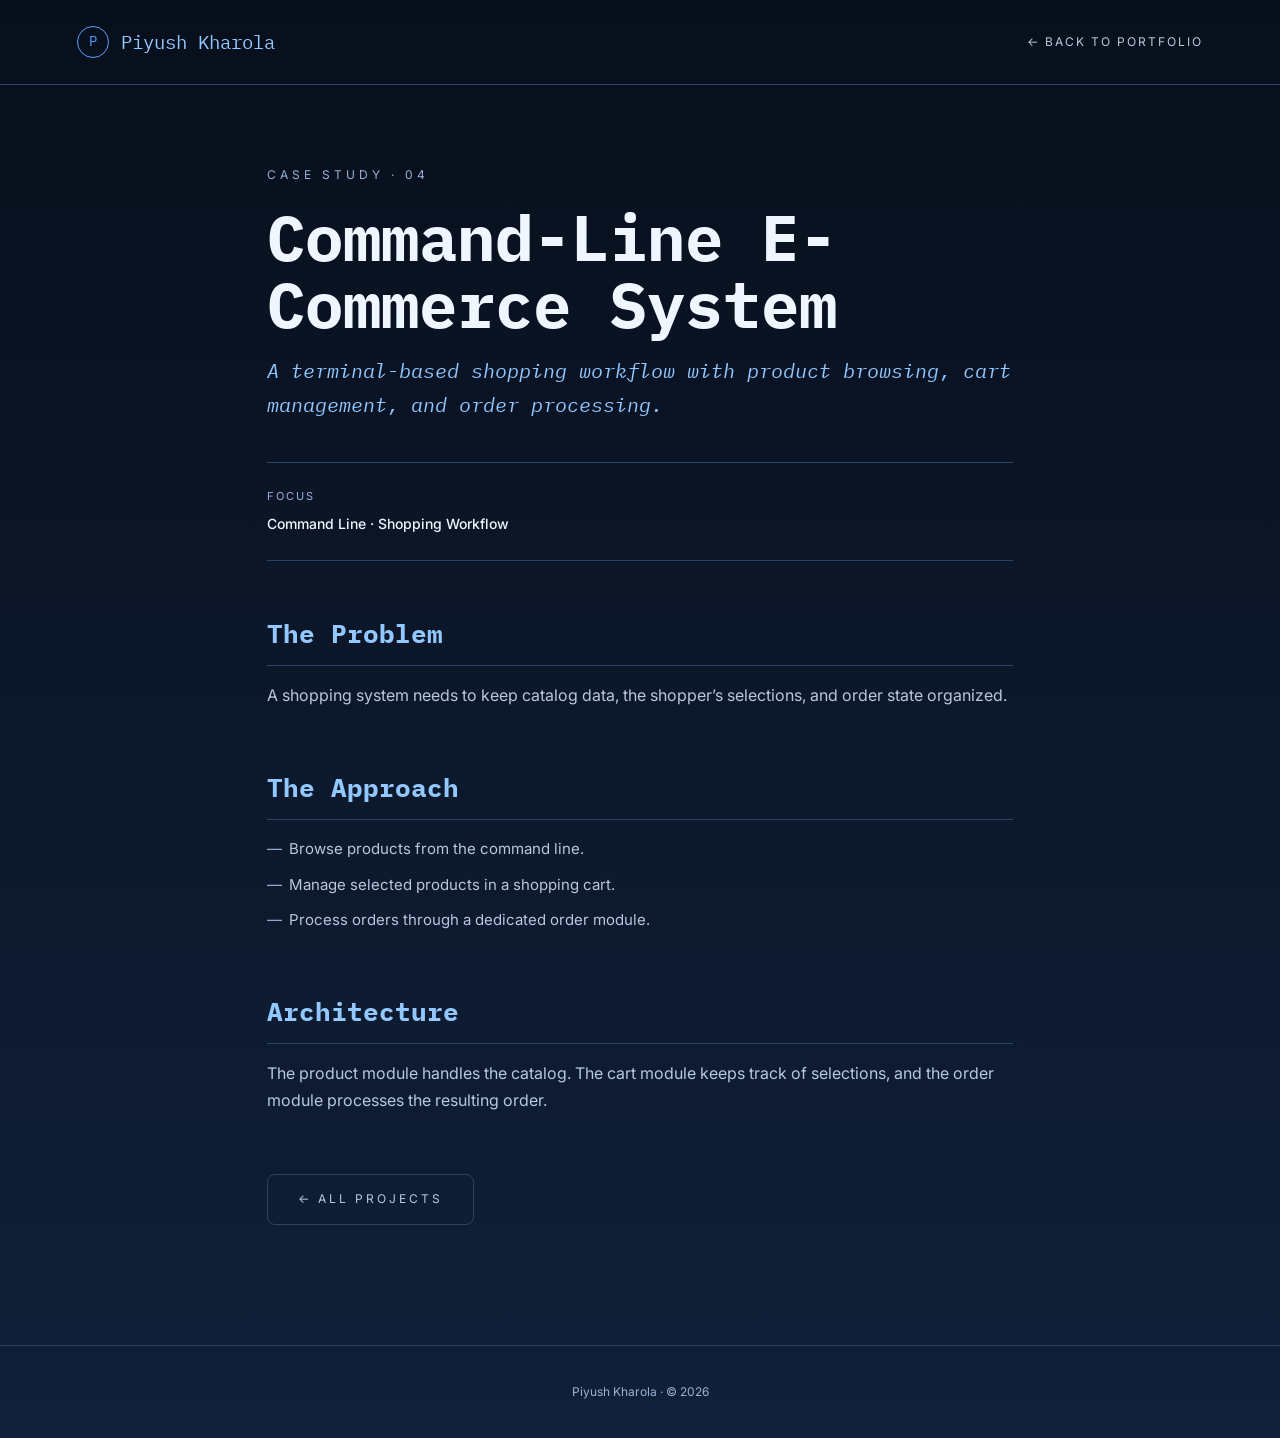
<file: cli-ecommerce.html>
<!DOCTYPE html>
<html lang="en">
<head>
<meta charset="UTF-8">
<meta name="viewport" content="width=device-width, initial-scale=1.0">
<title>Command-Line E-Commerce System — Case Study | Piyush Kharola</title>
<meta name="description" content="A terminal-based shopping workflow with product browsing, cart management, and order processing.">
<link rel="stylesheet" href="casestudy.css">
</head>
<body>
<nav class="cs-nav" aria-label="Case study navigation">
  <div class="brand"><span class="mono">P</span> Piyush Kharola</div>
  <a class="back" href="index.html#projects">← Back to Portfolio</a>
</nav>

<main class="cs-wrap">
  <div class="cs-eyebrow">Case Study · 04</div>
  <h1 class="cs-title">Command-Line E-Commerce System</h1>
  <p class="cs-tag">A terminal-based shopping workflow with product browsing, cart management, and order processing.</p>

  <div class="cs-meta">
    <div>Focus<strong>Command Line · Shopping Workflow</strong></div>
  </div>

  <section class="cs-section">
    <h2 class="cs-h2">The Problem</h2>
    <p>A shopping system needs to keep catalog data, the shopper’s selections, and order state organized.</p>
  </section>

  <section class="cs-section">
    <h2 class="cs-h2">The Approach</h2>
    <ul>
      <li>Browse products from the command line.</li>
      <li>Manage selected products in a shopping cart.</li>
      <li>Process orders through a dedicated order module.</li>
    </ul>
  </section>

  <section class="cs-section">
    <h2 class="cs-h2">Architecture</h2>
    <p>The product module handles the catalog. The cart module keeps track of selections, and the order module processes the resulting order.</p>
  </section>

  <div class="cs-cta">

    <a class="cs-btn ghost" href="index.html#projects">← All Projects</a>
  </div>
</main>

<footer class="cs-footer">Piyush Kharola · © 2026</footer>
</body>
</html>
</file>
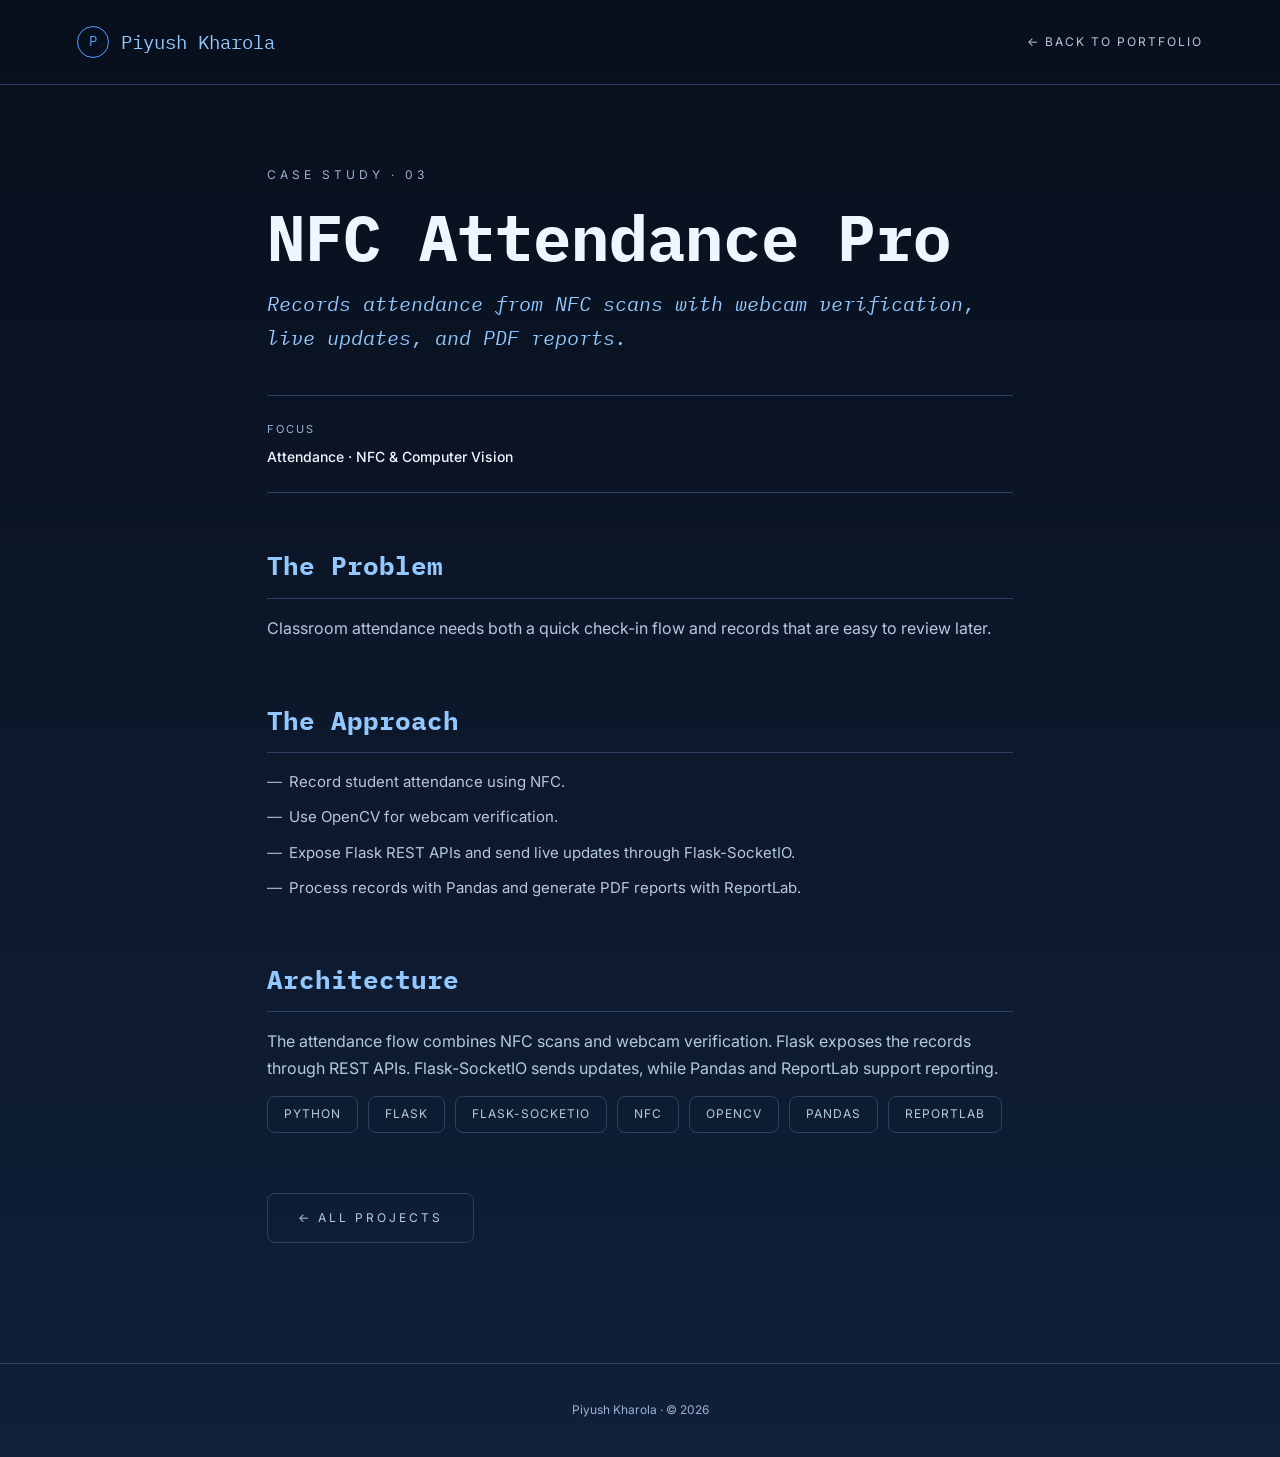
<file: nfc-attendance.html>
<!DOCTYPE html>
<html lang="en">
<head>
<meta charset="UTF-8">
<meta name="viewport" content="width=device-width, initial-scale=1.0">
<title>NFC Attendance Pro — Case Study | Piyush Kharola</title>
<meta name="description" content="Records attendance from NFC scans with webcam verification, live updates, and PDF reports.">
<link rel="stylesheet" href="casestudy.css">
</head>
<body>
<nav class="cs-nav" aria-label="Case study navigation">
  <div class="brand"><span class="mono">P</span> Piyush Kharola</div>
  <a class="back" href="index.html#projects">← Back to Portfolio</a>
</nav>

<main class="cs-wrap">
  <div class="cs-eyebrow">Case Study · 03</div>
  <h1 class="cs-title">NFC Attendance Pro</h1>
  <p class="cs-tag">Records attendance from NFC scans with webcam verification, live updates, and PDF reports.</p>

  <div class="cs-meta">
    <div>Focus<strong>Attendance · NFC &amp; Computer Vision</strong></div>
  </div>

  <section class="cs-section">
    <h2 class="cs-h2">The Problem</h2>
    <p>Classroom attendance needs both a quick check-in flow and records that are easy to review later.</p>
  </section>

  <section class="cs-section">
    <h2 class="cs-h2">The Approach</h2>
    <ul>
      <li>Record student attendance using NFC.</li>
      <li>Use OpenCV for webcam verification.</li>
      <li>Expose Flask REST APIs and send live updates through Flask-SocketIO.</li>
      <li>Process records with Pandas and generate PDF reports with ReportLab.</li>
    </ul>
  </section>

  <section class="cs-section">
    <h2 class="cs-h2">Architecture</h2>
    <p>The attendance flow combines NFC scans and webcam verification. Flask exposes the records through REST APIs. Flask-SocketIO sends updates, while Pandas and ReportLab support reporting.</p>
    <div class="cs-stack"><span>Python</span><span>Flask</span><span>Flask-SocketIO</span><span>NFC</span><span>OpenCV</span><span>Pandas</span><span>ReportLab</span></div>
  </section>

  <div class="cs-cta">

    <a class="cs-btn ghost" href="index.html#projects">← All Projects</a>
  </div>
</main>

<footer class="cs-footer">Piyush Kharola · © 2026</footer>
</body>
</html>
</file>
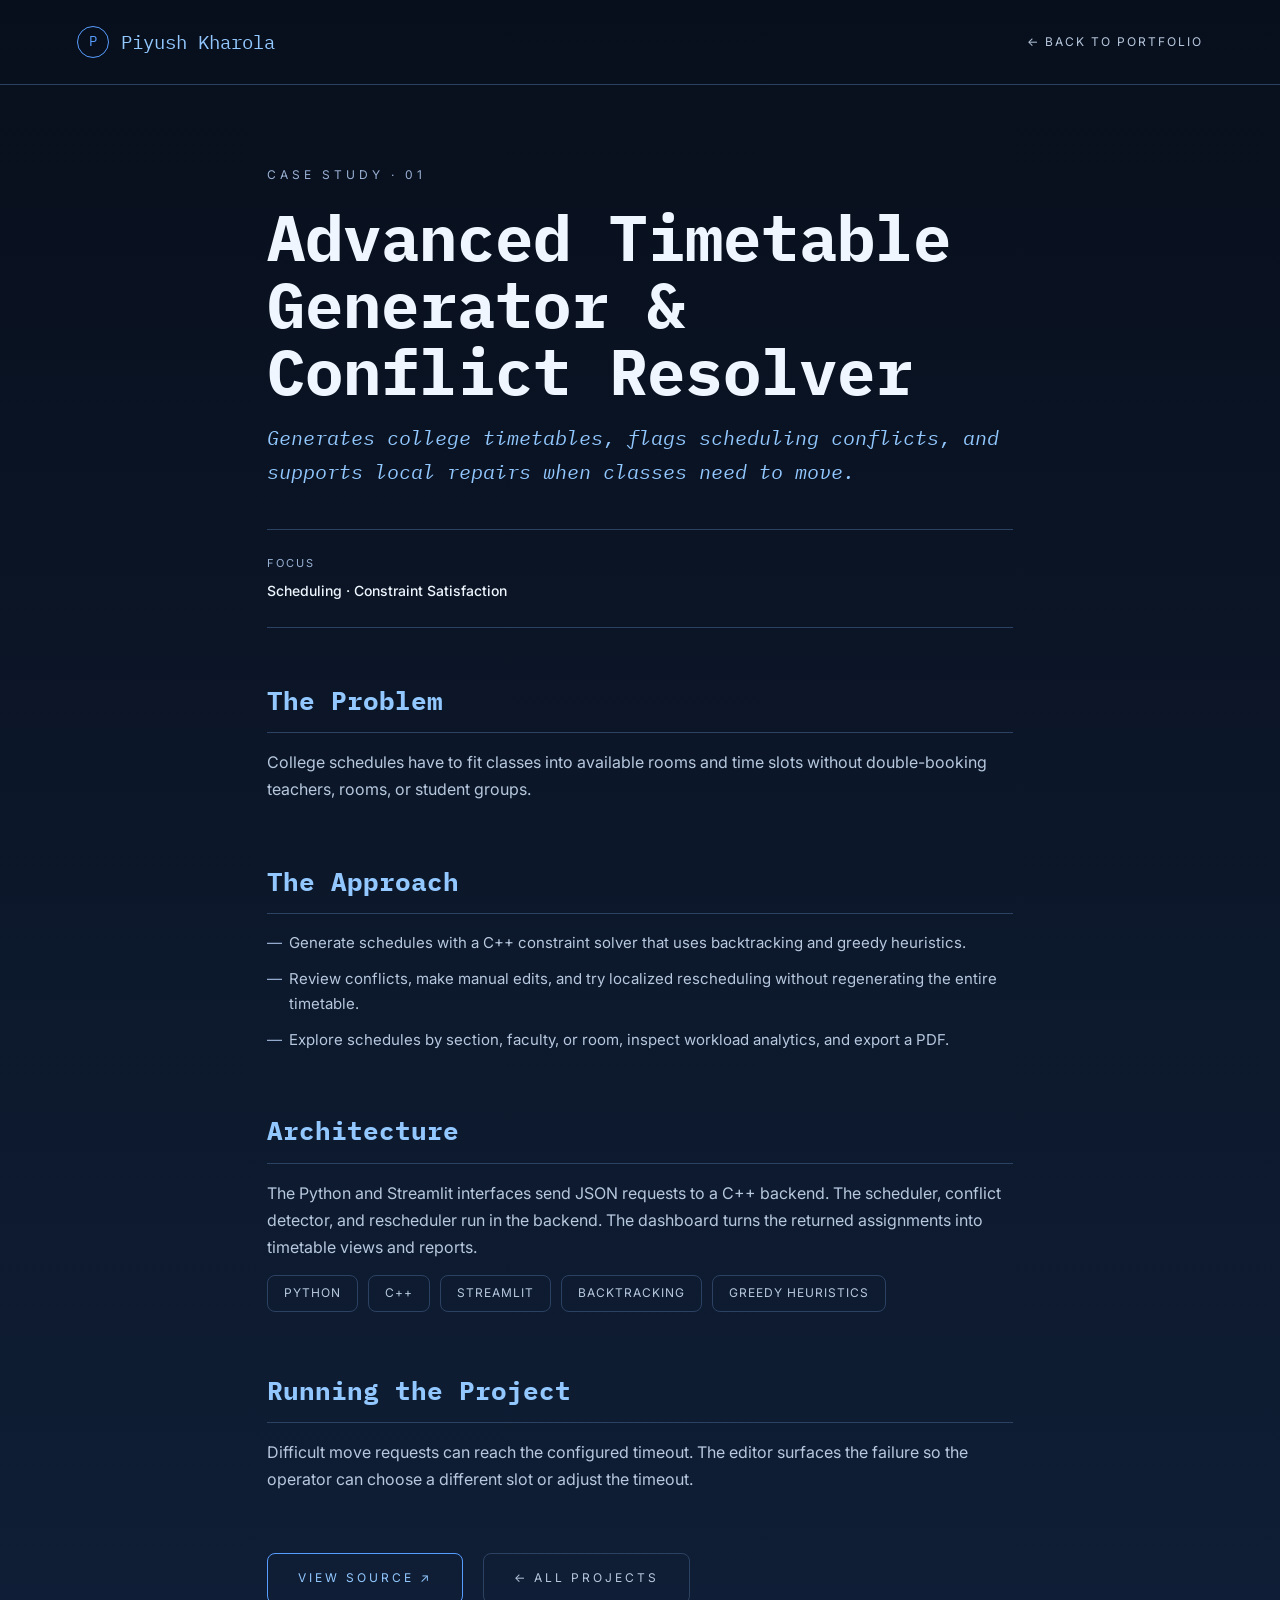
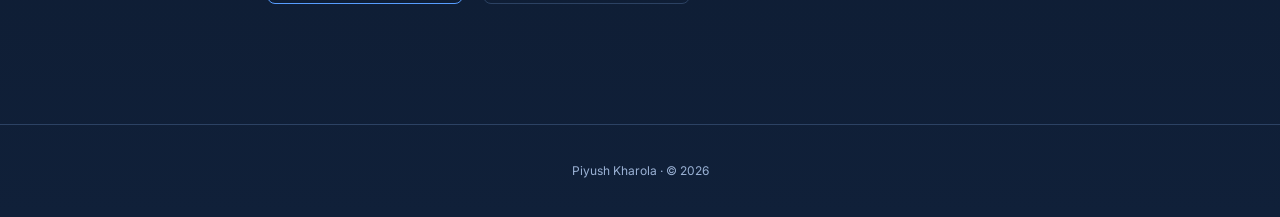
<file: timetable-generator.html>
<!DOCTYPE html>
<html lang="en">
<head>
<meta charset="UTF-8">
<meta name="viewport" content="width=device-width, initial-scale=1.0">
<title>Advanced Timetable Generator &amp; Conflict Resolver — Case Study | Piyush Kharola</title>
<meta name="description" content="Generates college timetables, flags scheduling conflicts, and supports local repairs when classes need to move.">
<link rel="stylesheet" href="casestudy.css">
</head>
<body>
<nav class="cs-nav" aria-label="Case study navigation">
  <div class="brand"><span class="mono">P</span> Piyush Kharola</div>
  <a class="back" href="index.html#projects">← Back to Portfolio</a>
</nav>

<main class="cs-wrap">
  <div class="cs-eyebrow">Case Study · 01</div>
  <h1 class="cs-title">Advanced Timetable Generator &amp; Conflict Resolver</h1>
  <p class="cs-tag">Generates college timetables, flags scheduling conflicts, and supports local repairs when classes need to move.</p>

  <div class="cs-meta">
    <div>Focus<strong>Scheduling · Constraint Satisfaction</strong></div>
  </div>

  <section class="cs-section">
    <h2 class="cs-h2">The Problem</h2>
    <p>College schedules have to fit classes into available rooms and time slots without double-booking teachers, rooms, or student groups.</p>
  </section>

  <section class="cs-section">
    <h2 class="cs-h2">The Approach</h2>
    <ul>
      <li>Generate schedules with a C++ constraint solver that uses backtracking and greedy heuristics.</li>
      <li>Review conflicts, make manual edits, and try localized rescheduling without regenerating the entire timetable.</li>
      <li>Explore schedules by section, faculty, or room, inspect workload analytics, and export a PDF.</li>
    </ul>
  </section>

  <section class="cs-section">
    <h2 class="cs-h2">Architecture</h2>
    <p>The Python and Streamlit interfaces send JSON requests to a C++ backend. The scheduler, conflict detector, and rescheduler run in the backend. The dashboard turns the returned assignments into timetable views and reports.</p>
    <div class="cs-stack"><span>Python</span><span>C++</span><span>Streamlit</span><span>Backtracking</span><span>Greedy heuristics</span></div>
  </section>

  <section class="cs-section">
    <h2 class="cs-h2">Running the Project</h2>
    <p>Difficult move requests can reach the configured timeout. The editor surfaces the failure so the operator can choose a different slot or adjust the timeout.</p>
  </section>

  <div class="cs-cta">
    <a class="cs-btn" href="https://github.com/kharolapiyush/Time_Table_Generator_and_Conflict_Resolver" target="_blank" rel="noopener">View Source ↗</a>
    <a class="cs-btn ghost" href="index.html#projects">← All Projects</a>
  </div>
</main>

<footer class="cs-footer">Piyush Kharola · © 2026</footer>
</body>
</html>
</file>
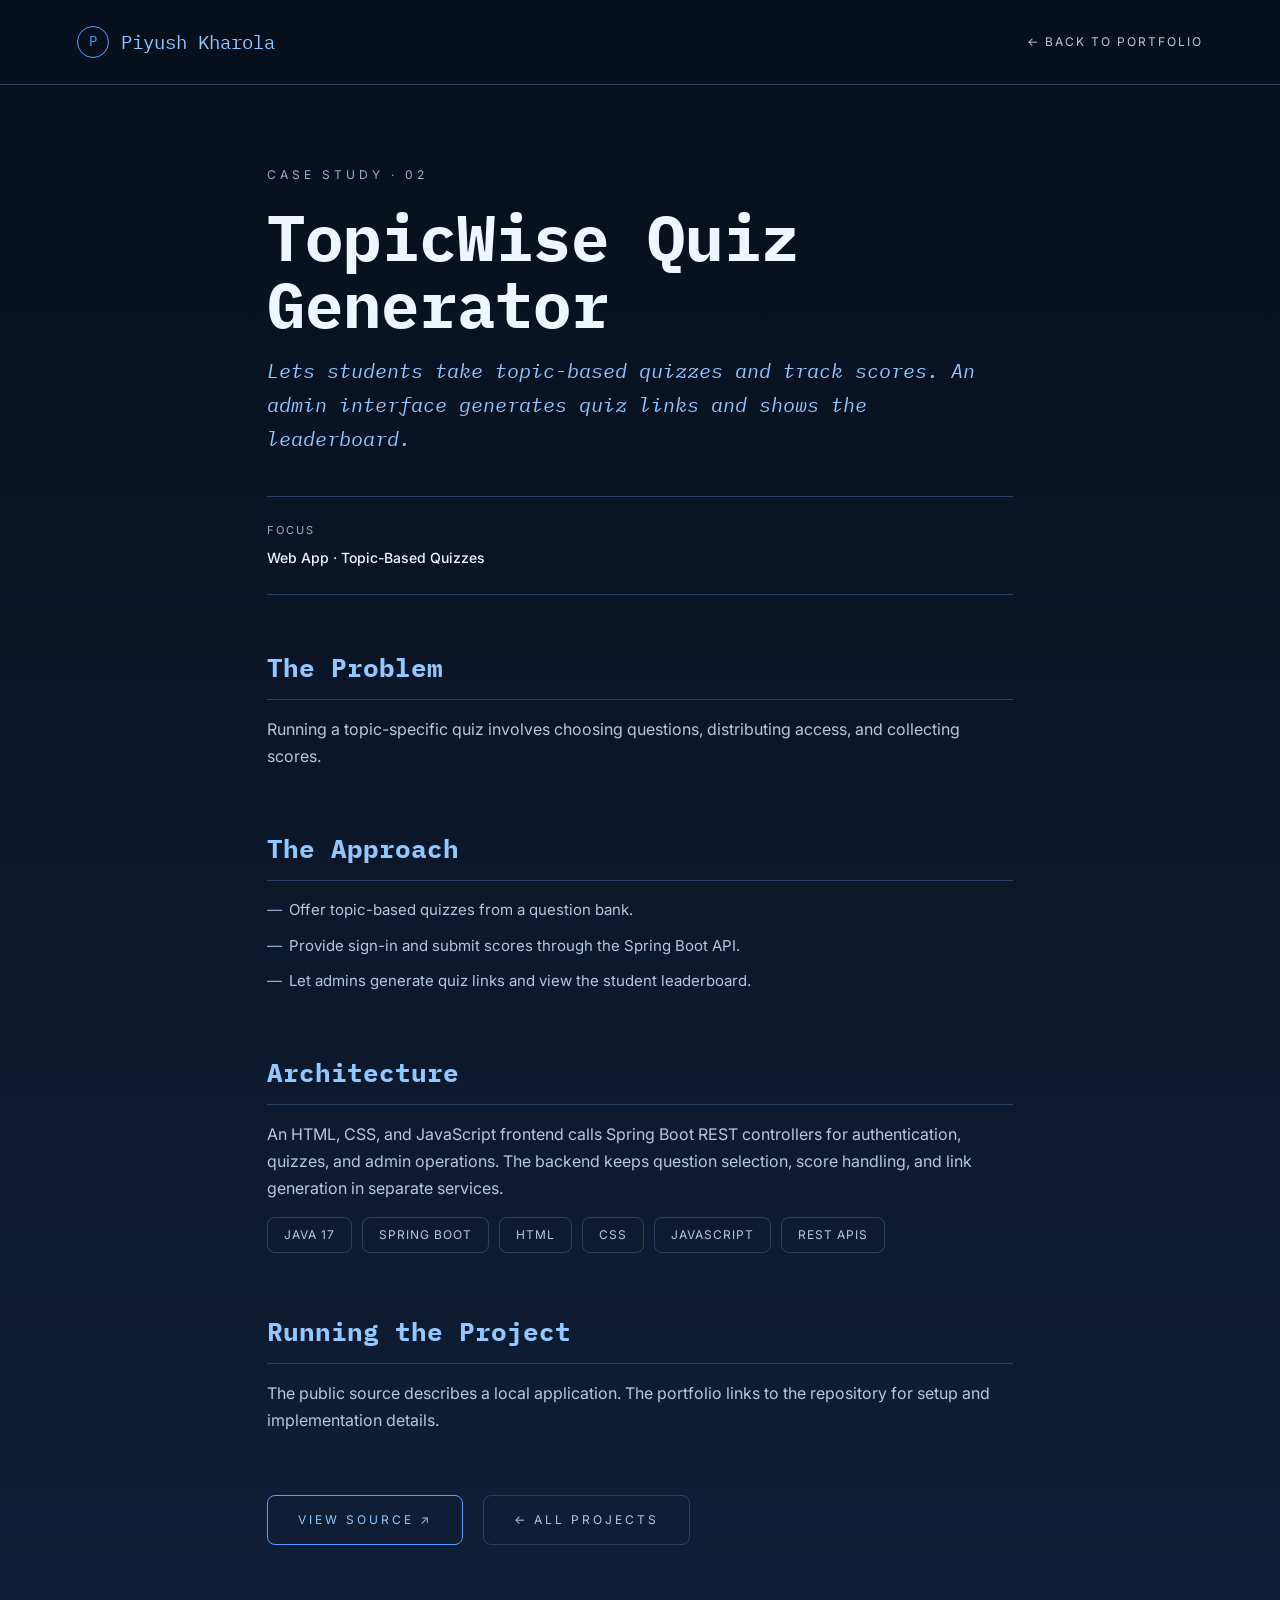
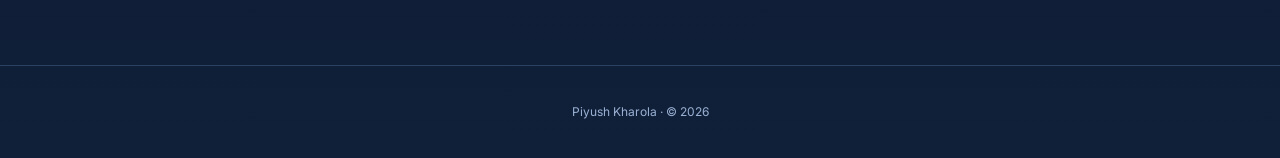
<file: topicwise-quiz.html>
<!DOCTYPE html>
<html lang="en">
<head>
<meta charset="UTF-8">
<meta name="viewport" content="width=device-width, initial-scale=1.0">
<title>TopicWise Quiz Generator — Case Study | Piyush Kharola</title>
<meta name="description" content="Lets students take topic-based quizzes and track scores. An admin interface generates quiz links and shows the leaderboard.">
<link rel="stylesheet" href="casestudy.css">
</head>
<body>
<nav class="cs-nav" aria-label="Case study navigation">
  <div class="brand"><span class="mono">P</span> Piyush Kharola</div>
  <a class="back" href="index.html#projects">← Back to Portfolio</a>
</nav>

<main class="cs-wrap">
  <div class="cs-eyebrow">Case Study · 02</div>
  <h1 class="cs-title">TopicWise Quiz Generator</h1>
  <p class="cs-tag">Lets students take topic-based quizzes and track scores. An admin interface generates quiz links and shows the leaderboard.</p>

  <div class="cs-meta">
    <div>Focus<strong>Web App · Topic-Based Quizzes</strong></div>
  </div>

  <section class="cs-section">
    <h2 class="cs-h2">The Problem</h2>
    <p>Running a topic-specific quiz involves choosing questions, distributing access, and collecting scores.</p>
  </section>

  <section class="cs-section">
    <h2 class="cs-h2">The Approach</h2>
    <ul>
      <li>Offer topic-based quizzes from a question bank.</li>
      <li>Provide sign-in and submit scores through the Spring Boot API.</li>
      <li>Let admins generate quiz links and view the student leaderboard.</li>
    </ul>
  </section>

  <section class="cs-section">
    <h2 class="cs-h2">Architecture</h2>
    <p>An HTML, CSS, and JavaScript frontend calls Spring Boot REST controllers for authentication, quizzes, and admin operations. The backend keeps question selection, score handling, and link generation in separate services.</p>
    <div class="cs-stack"><span>Java 17</span><span>Spring Boot</span><span>HTML</span><span>CSS</span><span>JavaScript</span><span>REST APIs</span></div>
  </section>

  <section class="cs-section">
    <h2 class="cs-h2">Running the Project</h2>
    <p>The public source describes a local application. The portfolio links to the repository for setup and implementation details.</p>
  </section>

  <div class="cs-cta">
    <a class="cs-btn" href="https://github.com/kharolapiyush/Quiz_Generator" target="_blank" rel="noopener">View Source ↗</a>
    <a class="cs-btn ghost" href="index.html#projects">← All Projects</a>
  </div>
</main>

<footer class="cs-footer">Piyush Kharola · © 2026</footer>
</body>
</html>
</file>
<file: casestudy.css>
@import url('https://fonts.googleapis.com/css2?family=IBM+Plex+Mono:ital,wght@0,500;0,600;0,700;1,500&family=Inter:wght@300;400;500;600&display=swap');

:root{
  --ink:#080f1c; --ink-2:#0d1728; --ink-3:#14223a; --hairline:#2c4263;
  --gold:#579dff; --gold-bright:#92c8ff; --gold-dim:#9ab1d4;
  --ivory:#eff6ff; --ivory-dim:#b7c8de;
  --serif:'IBM Plex Mono', monospace; --serif-italic:'IBM Plex Mono', monospace; --sans:'Inter', sans-serif;
}
*{margin:0;padding:0;box-sizing:border-box;}
body{background:var(--ink);color:var(--ivory);font-family:var(--sans);line-height:1.7;}
a{color:var(--gold-bright);text-decoration:none;}

.cs-nav{
  padding:26px 6vw;display:flex;justify-content:space-between;align-items:center;
  border-bottom:1px solid var(--hairline);
}
.cs-nav .brand{font-family:var(--serif);font-size:19px;color:var(--gold-bright);display:flex;align-items:center;gap:12px;}
.cs-nav .mono{width:32px;height:32px;border:1px solid var(--gold);border-radius:50%;display:flex;align-items:center;justify-content:center;font-size:14px;color:var(--gold);}
.cs-nav .back{font-size:12px;letter-spacing:2px;text-transform:uppercase;color:var(--ivory-dim);}
.cs-nav .back:hover{color:var(--gold-bright);}

.cs-wrap{max-width:900px;margin:0 auto;padding:80px 6vw 120px;}
.cs-eyebrow{font-size:12px;letter-spacing:4px;text-transform:uppercase;color:var(--gold-dim);margin-bottom:18px;}
.cs-title{font-family:var(--serif);font-size:clamp(36px,6vw,64px);color:var(--ivory);margin-bottom:16px;line-height:1.05;}
.cs-tag{font-family:var(--serif-italic);font-style:italic;font-size:20px;color:var(--gold-bright);margin-bottom:40px;}

.cs-meta{display:flex;gap:40px;flex-wrap:wrap;padding:24px 0;border-top:1px solid var(--hairline);border-bottom:1px solid var(--hairline);margin-bottom:50px;}
.cs-meta div{font-size:11px;letter-spacing:2px;text-transform:uppercase;color:var(--gold-dim);}
.cs-meta strong{display:block;font-size:14px;letter-spacing:0;text-transform:none;color:var(--ivory);margin-top:6px;font-weight:500;}

.cs-section{margin-bottom:56px;}
.cs-h2{font-family:var(--serif);font-size:26px;color:var(--gold-bright);margin-bottom:16px;padding-bottom:10px;border-bottom:1px solid var(--hairline);}
.cs-section p{color:var(--ivory-dim);font-size:16px;margin-bottom:14px;}
.cs-section ul{list-style:none;margin-top:10px;}
.cs-section ul li{position:relative;padding-left:22px;color:var(--ivory-dim);margin-bottom:10px;font-size:15px;}
.cs-section ul li::before{content:'—';position:absolute;left:0;color:var(--gold-dim);}

.cs-arch{
  border:1px solid var(--hairline);padding:28px 30px;background:var(--ink-2);
  font-family:monospace;font-size:13px;color:var(--ivory-dim);white-space:pre-wrap;line-height:1.9;
  overflow-x:auto;
}

.cs-stack{display:flex;flex-wrap:wrap;gap:10px;margin-top:8px;}
.cs-stack span{font-size:12px;letter-spacing:1px;padding:7px 16px;border:1px solid var(--hairline);color:var(--ivory-dim);text-transform:uppercase;}

.cs-cta{display:flex;gap:20px;margin-top:60px;flex-wrap:wrap;}
.cs-btn{
  padding:14px 30px;font-size:12px;letter-spacing:3px;text-transform:uppercase;
  border:1px solid var(--gold);color:var(--gold-bright);
}
.cs-btn:hover{background:var(--gold);color:var(--ink);}
.cs-btn.ghost{border-color:var(--hairline);color:var(--ivory-dim);}
.cs-btn.ghost:hover{border-color:var(--gold-dim);color:var(--ivory);background:none;}

footer.cs-footer{text-align:center;padding:36px 6vw;border-top:1px solid var(--hairline);font-size:12px;color:var(--gold-dim);}

body{background:linear-gradient(180deg,#080f1c,#102039);min-height:100vh;}
.cs-btn,.cs-stack span{border-radius:8px;}
.cs-arch{border-radius:18px;box-shadow:0 18px 40px -26px rgba(4,12,27,.4);}

@media (max-width: 600px) {
  .cs-nav { padding: 12px 6vw; flex-wrap: wrap; gap: 4px 16px; }
  .cs-nav .brand { font-size: 16px; }
  .cs-nav .back, .cs-btn { display: inline-flex; align-items: center; min-height: 44px; }
  .cs-wrap { padding: 42px 6vw 68px; }
  .cs-title { font-size: clamp(27px, 8vw, 42px); overflow-wrap: anywhere; }
  .cs-tag { font-size: 17px; margin-bottom: 24px; }
  .cs-meta { gap: 16px; padding: 16px 0; margin-bottom: 30px; }
  .cs-section { margin-bottom: 34px; }
  .cs-h2 { font-size: 22px; }
  .cs-arch { padding: 16px; }
  .cs-cta { gap: 12px; margin-top: 34px; }
  .cs-btn { padding: 10px 16px; }
}
</file>
